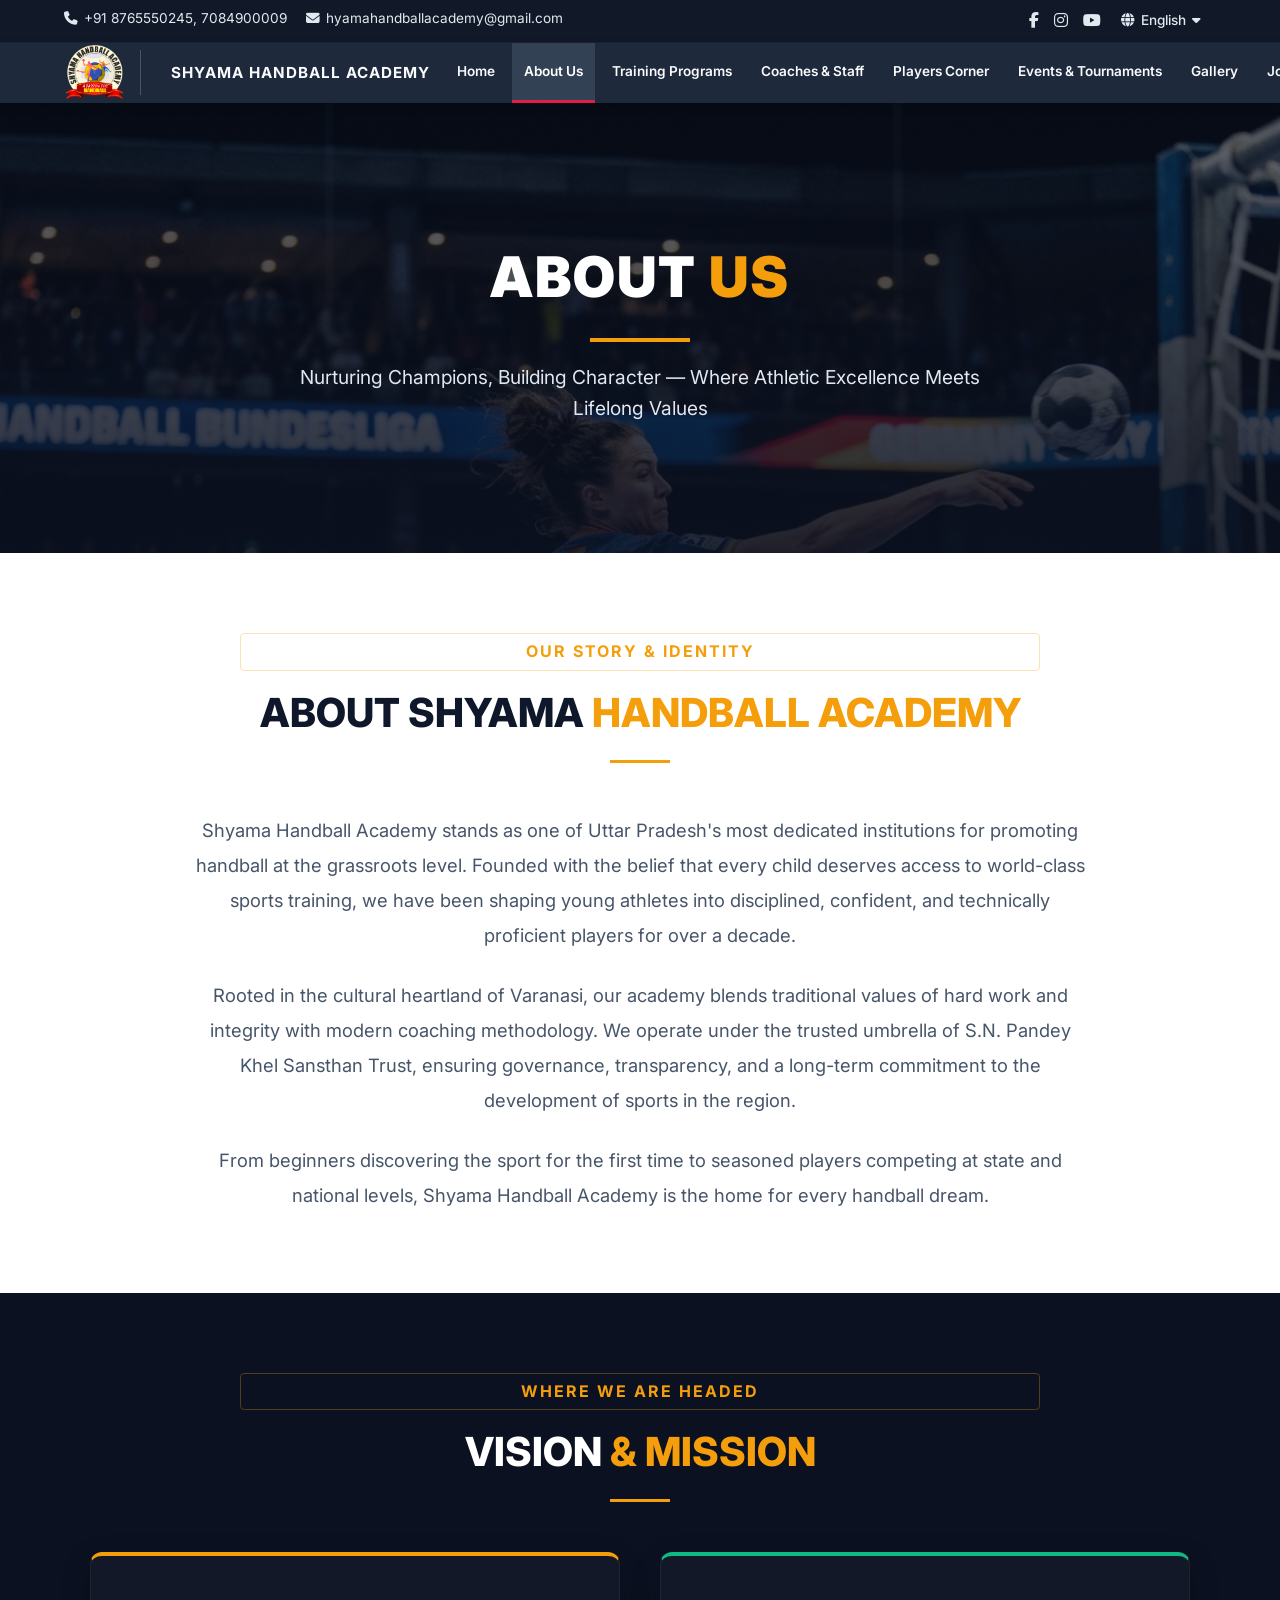
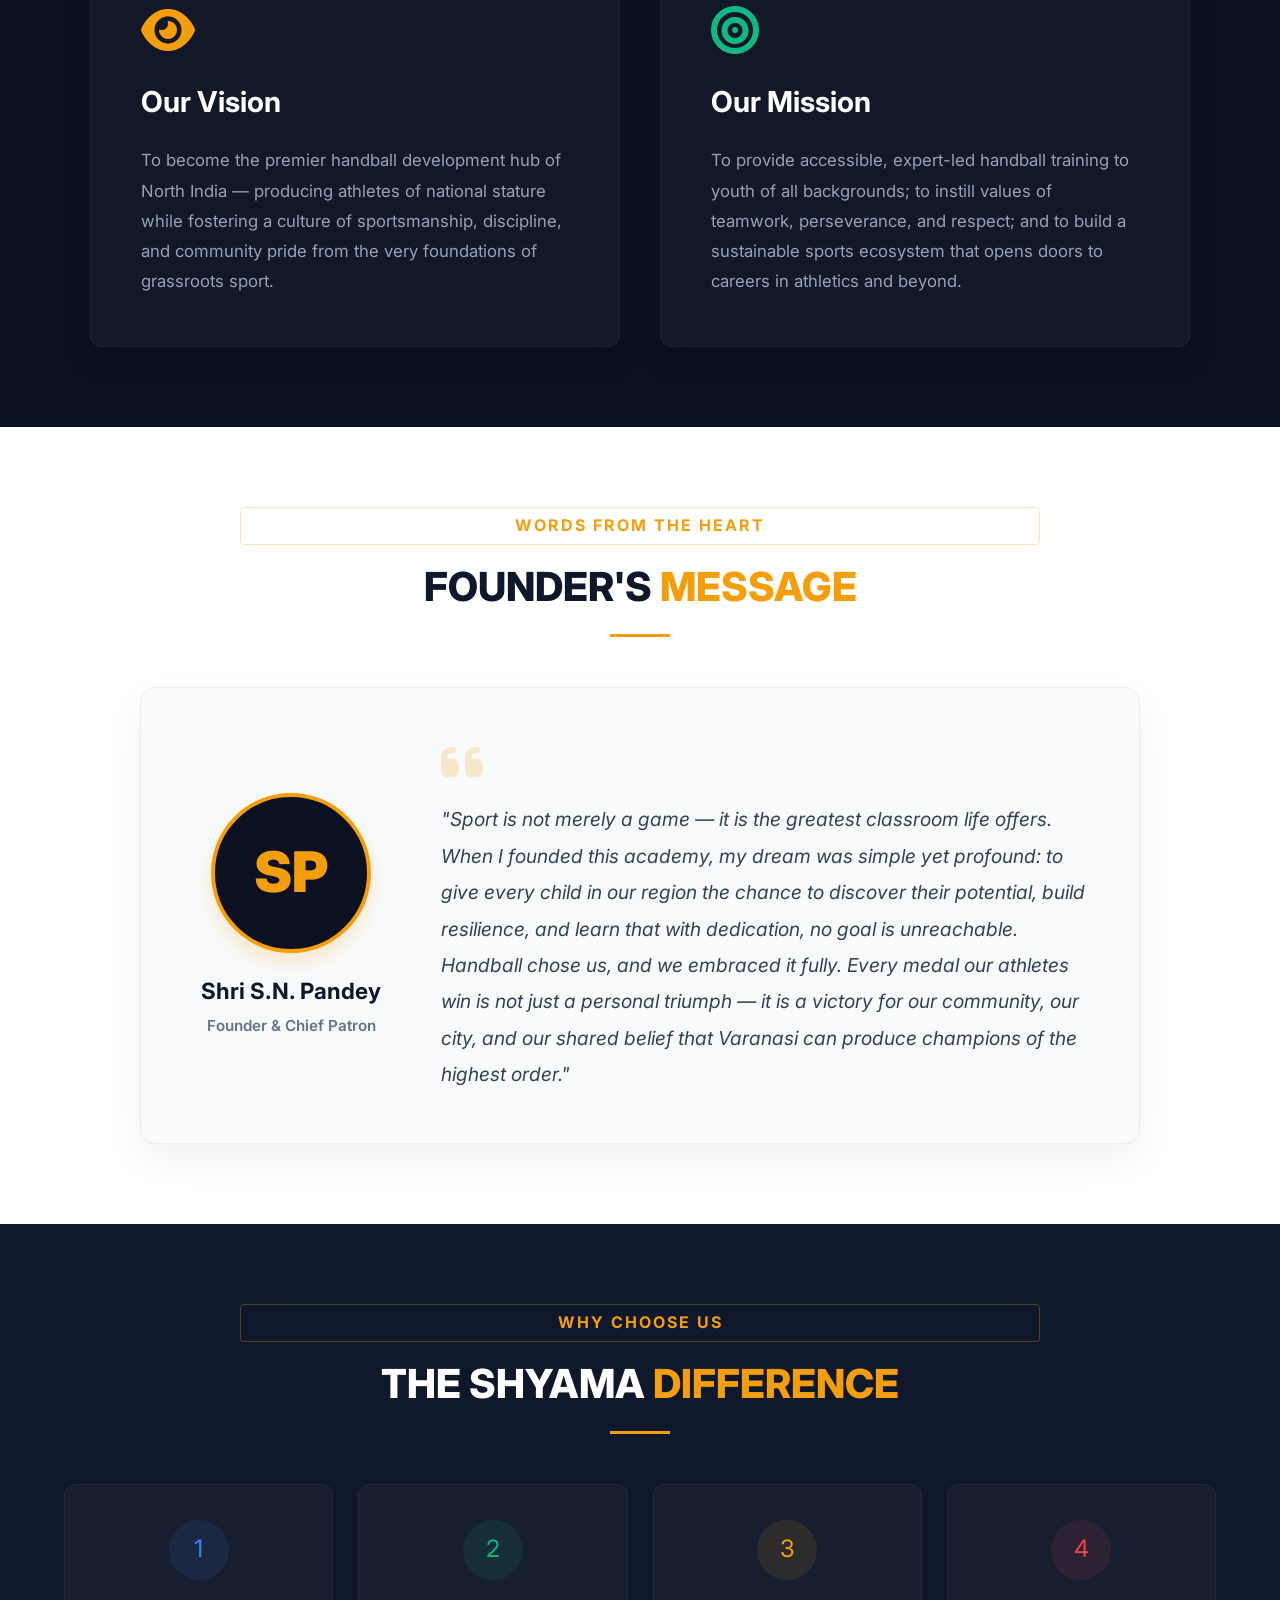
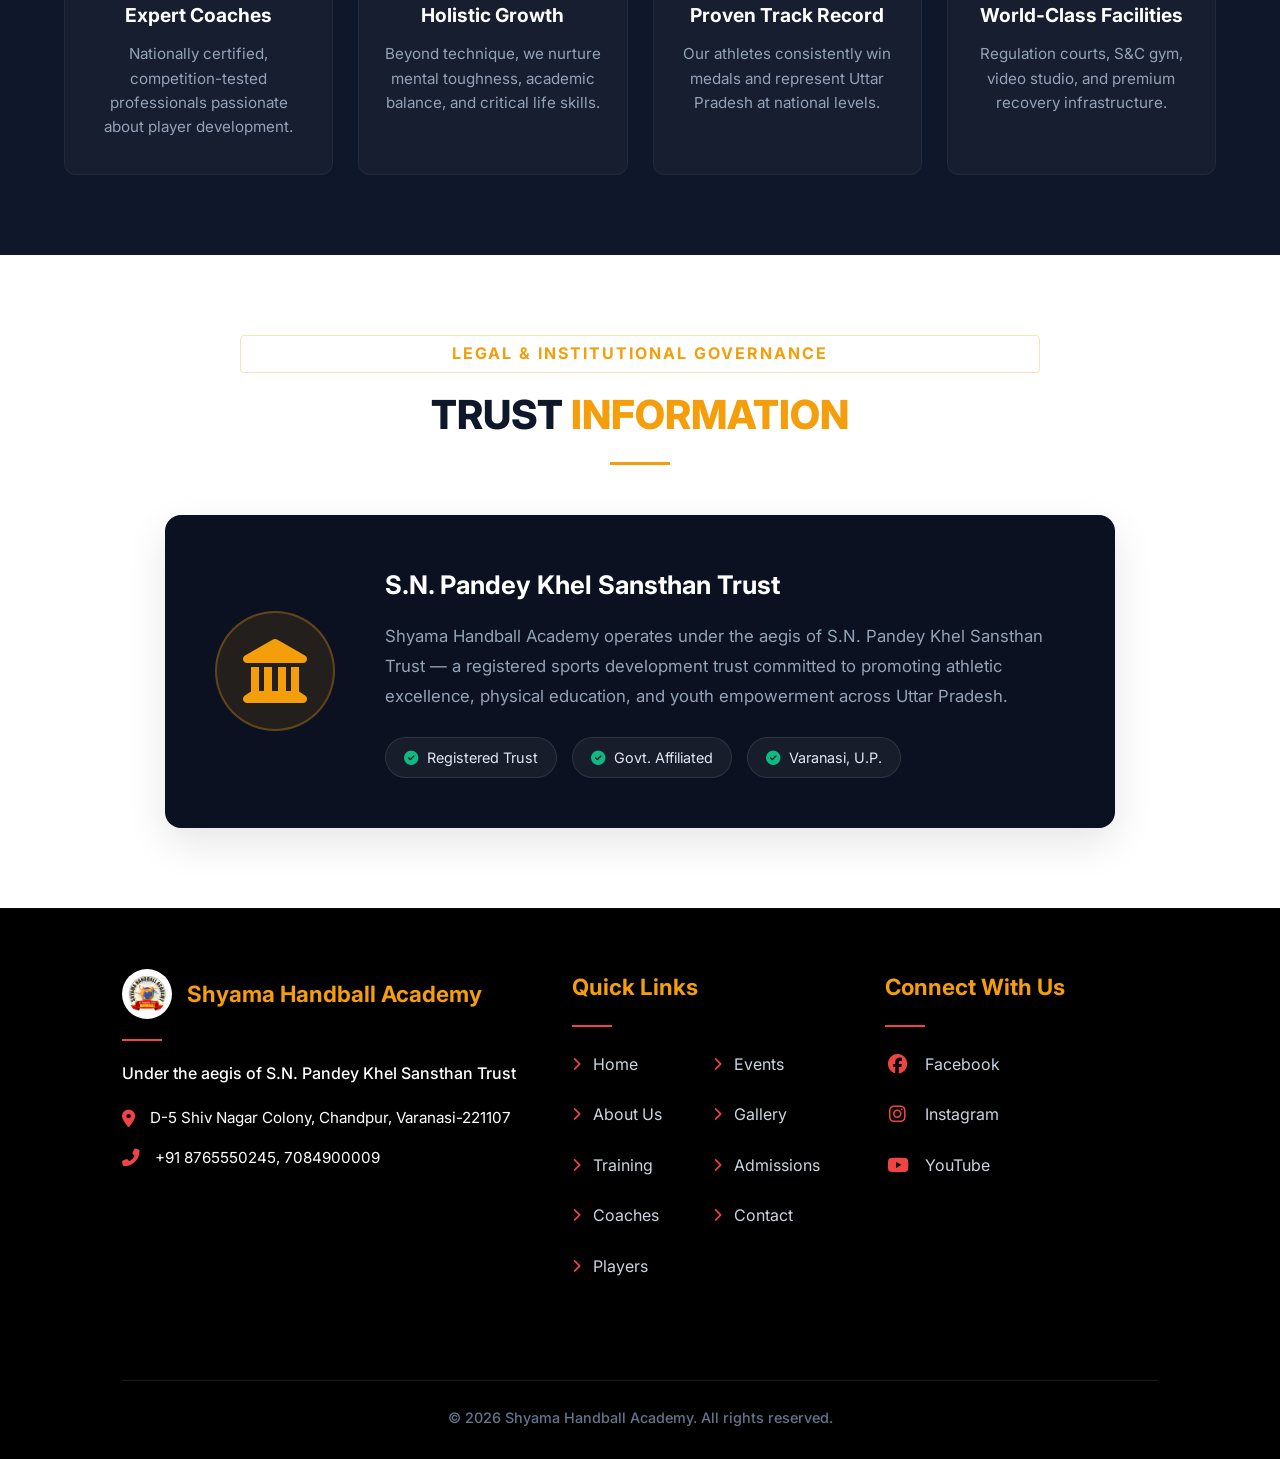
<file: about.html>
<!DOCTYPE html>
<html lang="en">
<head>
    <meta charset="UTF-8">
    <meta name="viewport" content="width=device-width, initial-scale=1.0">
    <title>Shyama Handball Academy | About Us</title>
    <meta name="description" content="Learn about Shyama Handball Academy, our vision, mission, and the legacy of S.N. Pandey Khel Sansthan Trust.">
    <link rel="stylesheet" href="css/style.css?v=5">
    <link rel="stylesheet" href="https://cdnjs.cloudflare.com/ajax/libs/font-awesome/6.4.0/css/all.min.css">
    <link rel="icon" type="image/x-icon" href="favicon.ico">
</head>
<body>
    <!-- Preloader -->
    <div id="preloader"><div class="spinner"></div></div>

    <!-- Top Bar -->
    <div class="top-bar">
        <div class="top-bar-left">
            <span><i class="fas fa-phone"></i> +91 8765550245, 7084900009</span>
            <span><i class="fas fa-envelope"></i> hyamahandballacademy@gmail.com</span>
        </div>
        <div class="top-bar-right">
            <a href="https://facebook.com" target="_blank"><i class="fab fa-facebook-f"></i></a>
            <a href="https://instagram.com" target="_blank"><i class="fab fa-instagram"></i></a>
            <a href="https://youtube.com" target="_blank"><i class="fab fa-youtube"></i></a>
            <span class="language-selector"><i class="fas fa-globe"></i> English <i class="fas fa-caret-down"></i></span>
        </div>
    </div>

    <!-- Navigation -->
    <nav class="navbar">
        <div class="nav-logos">
            <img src="Shyama Handball Academy.png" alt="Shyama Handball Academy Logo" class="logo-1">
            <div class="vertical-divider"></div>
            <span class="academy-name-text" style="color: #f8fafc; font-weight: 700; font-size: 0.95rem; text-transform: uppercase; letter-spacing: 1px; padding: 0 15px; white-space: nowrap; display: inline-block;">Shyama Handball Academy</span>
        </div>
        <ul class="nav-links">
            <li><a href="index.html">Home</a></li>
            <li><a href="about.html" class="active">About Us</a></li>
            <li><a href="training.html">Training Programs</a></li>
            <li><a href="coaches.html">Coaches & Staff</a></li>
            <li><a href="players.html">Players Corner</a></li>
            <li><a href="events.html">Events & Tournaments</a></li>
            <li><a href="gallery.html">Gallery</a></li>
            <li><a href="join.html">Join Academy</a></li>
            <li><a href="contact.html">Contact Us</a></li>
        </ul>
    </nav>

    <!-- Hero Banner -->
    <section class="hero-slider-section" style="height: 50vh; min-height: 400px; display: flex; align-items: center; justify-content: center; background: url('assets/Images/hero_handball.png') top center/cover no-repeat; position: relative;">
        <div style="position: absolute; top: 0; left: 0; width: 100%; height: 100%; background: linear-gradient(rgba(11, 17, 32, 0.6), rgba(11, 17, 32, 0.9));"></div>
        <div style="position: relative; z-index: 10; text-align: center; padding: 0 20px;">
            <h1 style="color: #fff; font-size: 3.5rem; font-weight: 900; margin-bottom: 15px; letter-spacing: 2px;">ABOUT <span class="gold-text">US</span></h1>
            <div style="width: 100px; height: 4px; background: #f59e0b; margin: 0 auto 20px;"></div>
            <p style="color: #e2e8f0; font-size: 1.2rem; max-width: 700px; margin: 0 auto; line-height: 1.6;">Nurturing Champions, Building Character &mdash; Where Athletic Excellence Meets Lifelong Values</p>
        </div>
    </section>

    <!-- SECTION 1: ABOUT THE ACADEMY -->
    <section class="light-section">
        <div class="center-header">
            <span class="gold-subtitle-center">OUR STORY & IDENTITY</span>
            <h2 class="section-title-center">ABOUT SHYAMA <span class="gold-text">HANDBALL ACADEMY</span></h2>
            <div class="title-divider-gold-center"></div>
        </div>
        <div style="max-width: 900px; margin: 0 auto; text-align: center; font-size: 1.15rem; line-height: 1.9; color: #475569;">
            <p style="margin-bottom: 25px;">Shyama Handball Academy stands as one of Uttar Pradesh's most dedicated institutions for promoting handball at the grassroots level. Founded with the belief that every child deserves access to world-class sports training, we have been shaping young athletes into disciplined, confident, and technically proficient players for over a decade.</p>
            <p style="margin-bottom: 25px;">Rooted in the cultural heartland of Varanasi, our academy blends traditional values of hard work and integrity with modern coaching methodology. We operate under the trusted umbrella of S.N. Pandey Khel Sansthan Trust, ensuring governance, transparency, and a long-term commitment to the development of sports in the region.</p>
            <p>From beginners discovering the sport for the first time to seasoned players competing at state and national levels, Shyama Handball Academy is the home for every handball dream.</p>
        </div>
    </section>

    <!-- SECTION 2: VISION & MISSION -->
    <section class="dark-section">
        <div class="center-header">
            <span class="gold-subtitle-center">WHERE WE ARE HEADED</span>
            <h2 class="section-title-center">VISION <span class="gold-text">& MISSION</span></h2>
            <div class="title-divider-gold-center"></div>
        </div>
        <div class="grid-2-col" style="max-width: 1100px; margin: 0 auto; gap: 40px;">
            <div style="background: rgba(255,255,255,0.03); padding: 50px; border-radius: 12px; border: 1px solid rgba(255,255,255,0.05); border-top: 4px solid #f59e0b; box-shadow: 0 10px 30px rgba(0,0,0,0.2);">
                <i class="fas fa-eye" style="font-size: 3rem; color: #f59e0b; margin-bottom: 25px;"></i>
                <h3 style="color: #fff; font-size: 1.8rem; margin-bottom: 20px;">Our Vision</h3>
                <p style="color: #94a3b8; line-height: 1.8; font-size: 1.05rem;">To become the premier handball development hub of North India &mdash; producing athletes of national stature while fostering a culture of sportsmanship, discipline, and community pride from the very foundations of grassroots sport.</p>
            </div>
            <div style="background: rgba(255,255,255,0.03); padding: 50px; border-radius: 12px; border: 1px solid rgba(255,255,255,0.05); border-top: 4px solid #10b981; box-shadow: 0 10px 30px rgba(0,0,0,0.2);">
                <i class="fas fa-bullseye" style="font-size: 3rem; color: #10b981; margin-bottom: 25px;"></i>
                <h3 style="color: #fff; font-size: 1.8rem; margin-bottom: 20px;">Our Mission</h3>
                <p style="color: #94a3b8; line-height: 1.8; font-size: 1.05rem;">To provide accessible, expert-led handball training to youth of all backgrounds; to instill values of teamwork, perseverance, and respect; and to build a sustainable sports ecosystem that opens doors to careers in athletics and beyond.</p>
            </div>
        </div>
    </section>

    <!-- SECTION 3: FOUNDER'S MESSAGE -->
    <section class="light-section">
        <div class="center-header">
            <span class="gold-subtitle-center">WORDS FROM THE HEART</span>
            <h2 class="section-title-center">FOUNDER'S <span class="gold-text">MESSAGE</span></h2>
            <div class="title-divider-gold-center"></div>
        </div>
        <div class="responsive-flex" style="max-width: 1000px; margin: 0 auto; align-items: center; background: #f8fafc; padding: 50px; border-radius: 16px; box-shadow: 0 15px 40px rgba(0,0,0,0.06); border: 1px solid rgba(0,0,0,0.05);">
            <div style="flex-shrink: 0; text-align: center; min-width: 200px;">
                <div style="width: 160px; height: 160px; border-radius: 50%; background: #0b1120; color: #f59e0b; display: flex; align-items: center; justify-content: center; font-size: 3.5rem; font-weight: 900; margin: 0 auto 20px; border: 4px solid #f59e0b; box-shadow: 0 10px 20px rgba(245,158,11,0.2);">SP</div>
                <h4 style="color: #0f172a; font-size: 1.4rem; margin: 0 0 5px 0;">Shri S.N. Pandey</h4>
                <p style="color: #64748b; font-size: 0.95rem; margin: 0; font-weight: 600;">Founder & Chief Patron</p>
            </div>
            <div style="flex-grow: 1;">
                <p style="font-style: italic; color: #334155; font-size: 1.2rem; line-height: 1.9; position: relative;">
                    <i class="fas fa-quote-left" style="color: #f59e0b; opacity: 0.2; font-size: 3rem; display: block; margin: 0 auto 15px;"></i>
                    "Sport is not merely a game &mdash; it is the greatest classroom life offers. When I founded this academy, my dream was simple yet profound: to give every child in our region the chance to discover their potential, build resilience, and learn that with dedication, no goal is unreachable. Handball chose us, and we embraced it fully. Every medal our athletes win is not just a personal triumph &mdash; it is a victory for our community, our city, and our shared belief that Varanasi can produce champions of the highest order."
                </p>
            </div>
        </div>
    </section>

    <!-- SECTION 4: INFRASTRUCTURE & WHY CHOOSE US -->
    <section class="dark-section-alt">
        <div class="center-header">
            <span class="gold-subtitle-center">WHY CHOOSE US</span>
            <h2 class="section-title-center">THE SHYAMA <span class="gold-text">DIFFERENCE</span></h2>
            <div class="title-divider-gold-center"></div>
        </div>
        <div class="grid-4" style="max-width: 1200px; margin: 0 auto; gap: 25px;">
            <div style="background: rgba(255,255,255,0.03); padding: 35px 25px; border-radius: 12px; border: 1px solid rgba(255,255,255,0.05); text-align: center; transition: transform 0.3s ease;">
                <div style="width: 60px; height: 60px; border-radius: 50%; background: rgba(59, 130, 246, 0.1); color: #3b82f6; display: flex; align-items: center; justify-content: center; font-size: 1.5rem; margin: 0 auto 20px;">1</div>
                <h4 style="color: #fff; margin-bottom: 12px; font-size: 1.2rem;">Expert Coaches</h4>
                <p style="color: #94a3b8; font-size: 0.95rem; line-height: 1.6;">Nationally certified, competition-tested professionals passionate about player development.</p>
            </div>
            <div style="background: rgba(255,255,255,0.03); padding: 35px 25px; border-radius: 12px; border: 1px solid rgba(255,255,255,0.05); text-align: center; transition: transform 0.3s ease;">
                <div style="width: 60px; height: 60px; border-radius: 50%; background: rgba(16, 185, 129, 0.1); color: #10b981; display: flex; align-items: center; justify-content: center; font-size: 1.5rem; margin: 0 auto 20px;">2</div>
                <h4 style="color: #fff; margin-bottom: 12px; font-size: 1.2rem;">Holistic Growth</h4>
                <p style="color: #94a3b8; font-size: 0.95rem; line-height: 1.6;">Beyond technique, we nurture mental toughness, academic balance, and critical life skills.</p>
            </div>
            <div style="background: rgba(255,255,255,0.03); padding: 35px 25px; border-radius: 12px; border: 1px solid rgba(255,255,255,0.05); text-align: center; transition: transform 0.3s ease;">
                <div style="width: 60px; height: 60px; border-radius: 50%; background: rgba(245, 158, 11, 0.1); color: #f59e0b; display: flex; align-items: center; justify-content: center; font-size: 1.5rem; margin: 0 auto 20px;">3</div>
                <h4 style="color: #fff; margin-bottom: 12px; font-size: 1.2rem;">Proven Track Record</h4>
                <p style="color: #94a3b8; font-size: 0.95rem; line-height: 1.6;">Our athletes consistently win medals and represent Uttar Pradesh at national levels.</p>
            </div>
            <div style="background: rgba(255,255,255,0.03); padding: 35px 25px; border-radius: 12px; border: 1px solid rgba(255,255,255,0.05); text-align: center; transition: transform 0.3s ease;">
                <div style="width: 60px; height: 60px; border-radius: 50%; background: rgba(239, 68, 68, 0.1); color: #ef4444; display: flex; align-items: center; justify-content: center; font-size: 1.5rem; margin: 0 auto 20px;">4</div>
                <h4 style="color: #fff; margin-bottom: 12px; font-size: 1.2rem;">World-Class Facilities</h4>
                <p style="color: #94a3b8; font-size: 0.95rem; line-height: 1.6;">Regulation courts, S&C gym, video studio, and premium recovery infrastructure.</p>
            </div>
        </div>
    </section>

    <!-- SECTION 5: TRUST INFORMATION -->
    <section class="light-section">
        <div class="center-header">
            <span class="gold-subtitle-center">LEGAL & INSTITUTIONAL GOVERNANCE</span>
            <h2 class="section-title-center">TRUST <span class="gold-text">INFORMATION</span></h2>
            <div class="title-divider-gold-center"></div>
        </div>
        <div class="responsive-flex" style="max-width: 950px; margin: 0 auto; background: #0b1120; padding: 50px; border-radius: 16px; align-items: center; box-shadow: 0 15px 40px rgba(0,0,0,0.1);">
            <div style="flex-shrink: 0; background: rgba(245,158,11,0.1); width: 120px; height: 120px; border-radius: 50%; display: flex; align-items: center; justify-content: center; border: 2px solid rgba(245,158,11,0.3);">
                <i class="fas fa-landmark" style="font-size: 4rem; color: #f59e0b;"></i>
            </div>
            <div>
                <h3 style="color: #fff; font-size: 1.6rem; margin-bottom: 15px;">S.N. Pandey Khel Sansthan Trust</h3>
                <p style="color: #94a3b8; line-height: 1.8; margin-bottom: 25px; font-size: 1.05rem;">Shyama Handball Academy operates under the aegis of S.N. Pandey Khel Sansthan Trust &mdash; a registered sports development trust committed to promoting athletic excellence, physical education, and youth empowerment across Uttar Pradesh.</p>
                <div style="display: flex; gap: 15px; flex-wrap: wrap;">
                    <span style="background: rgba(255,255,255,0.05); color: #e2e8f0; border: 1px solid rgba(255,255,255,0.1); padding: 8px 18px; border-radius: 30px; font-size: 0.9rem;"><i class="fas fa-check-circle" style="color: #10b981; margin-right: 5px;"></i> Registered Trust</span>
                    <span style="background: rgba(255,255,255,0.05); color: #e2e8f0; border: 1px solid rgba(255,255,255,0.1); padding: 8px 18px; border-radius: 30px; font-size: 0.9rem;"><i class="fas fa-check-circle" style="color: #10b981; margin-right: 5px;"></i> Govt. Affiliated</span>
                    <span style="background: rgba(255,255,255,0.05); color: #e2e8f0; border: 1px solid rgba(255,255,255,0.1); padding: 8px 18px; border-radius: 30px; font-size: 0.9rem;"><i class="fas fa-check-circle" style="color: #10b981; margin-right: 5px;"></i> Varanasi, U.P.</span>
                </div>
            </div>
        </div>
    </section>

    <!-- Footer -->
    <footer class="dark-footer-simple">
        <div class="footer-container">
            <div class="footer-column">
                <div style="display: flex; align-items: center; margin-bottom: 20px;">
                    <img src="assets/Logo/Shyama%20Handball%20Academy.png" alt="Shyama Handball Academy Logo" style="width: 50px; height: 50px; object-fit: contain; margin-right: 15px; border-radius: 50%; background: #fff; padding: 5px;">
                    <h3 class="footer-title" style="margin-bottom: 0;">Shyama Handball Academy</h3>
                </div>
                <div class="footer-divider"></div>
                <p class="footer-text">Under the aegis of S.N. Pandey Khel Sansthan Trust</p>
                <ul class="footer-contact-list">
                    <li><i class="fas fa-map-marker-alt"></i> D-5 Shiv Nagar Colony, Chandpur, Varanasi-221107</li>
                    <li><i class="fas fa-phone-alt"></i> +91 8765550245, 7084900009</li>
                </ul>
            </div>
            
            <div class="footer-column">
                <h3 class="footer-title">Quick Links</h3>
                <div class="footer-divider"></div>
                <div style="display: grid; grid-template-columns: 1fr 1fr; gap: 10px;">
                    <ul class="footer-links" style="margin-bottom:0;">
                        <li><a href="index.html"><i class="fas fa-chevron-right"></i> Home</a></li>
                        <li><a href="about.html"><i class="fas fa-chevron-right"></i> About Us</a></li>
                        <li><a href="training.html"><i class="fas fa-chevron-right"></i> Training</a></li>
                        <li><a href="coaches.html"><i class="fas fa-chevron-right"></i> Coaches</a></li>
                        <li><a href="players.html"><i class="fas fa-chevron-right"></i> Players</a></li>
                    </ul>
                    <ul class="footer-links" style="margin-bottom:0;">
                        <li><a href="events.html"><i class="fas fa-chevron-right"></i> Events</a></li>
                        <li><a href="gallery.html"><i class="fas fa-chevron-right"></i> Gallery</a></li>
                        <li><a href="join.html"><i class="fas fa-chevron-right"></i> Admissions</a></li>
                        <li><a href="contact.html"><i class="fas fa-chevron-right"></i> Contact</a></li>
                    </ul>
                </div>
            </div>
            
            <div class="footer-column">
                <h3 class="footer-title">Connect With Us</h3>
                <div class="footer-divider"></div>
                <ul class="footer-social-links">
                    <li><a href="https://facebook.com" target="_blank"><i class="fab fa-facebook"></i> Facebook</a></li>
                    <li><a href="https://instagram.com" target="_blank"><i class="fab fa-instagram"></i> Instagram</a></li>
                    <li><a href="https://youtube.com" target="_blank"><i class="fab fa-youtube"></i> YouTube</a></li>
                </ul>
            </div>
        </div>
        <div class="footer-bottom-simple">
            <p>&copy; 2026 Shyama Handball Academy. All rights reserved.</p>
        </div>
    </footer>

    <script src="js/main.js?v=5"></script>
</body>
</html>
</file>
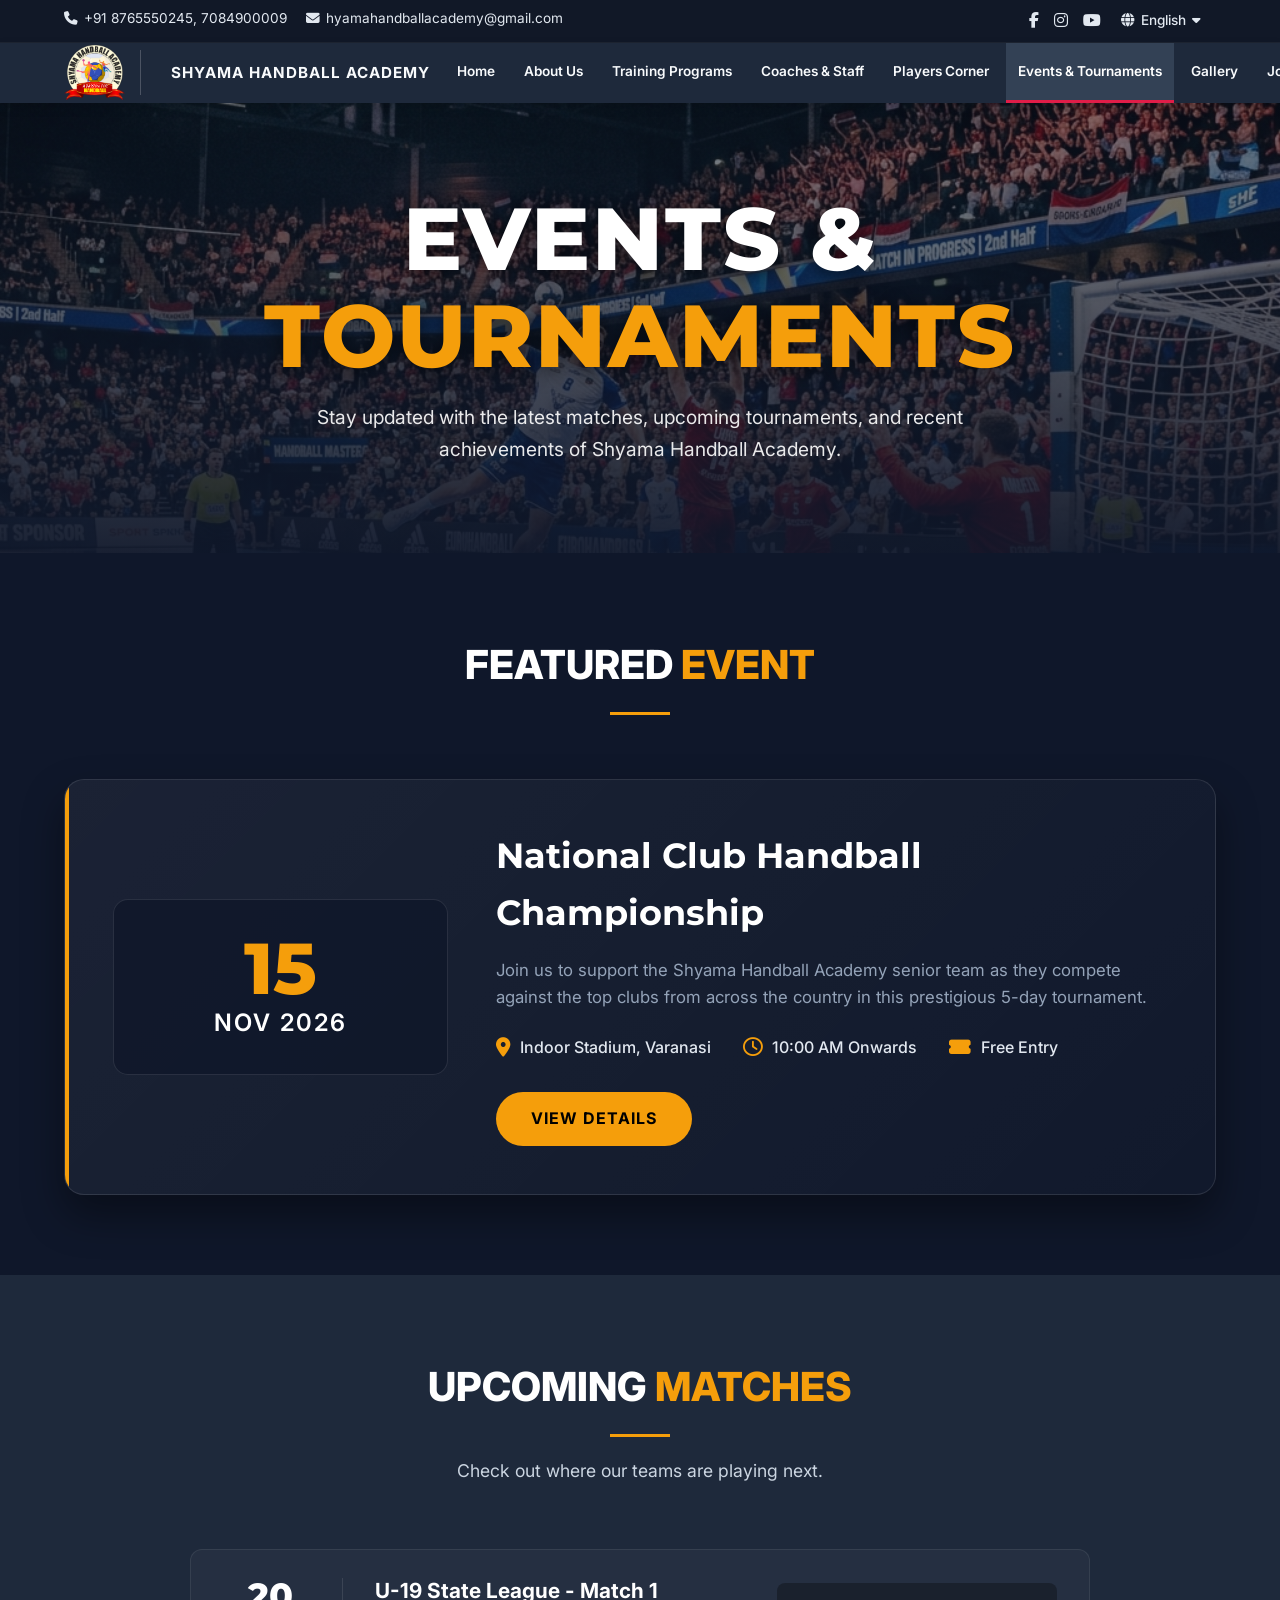
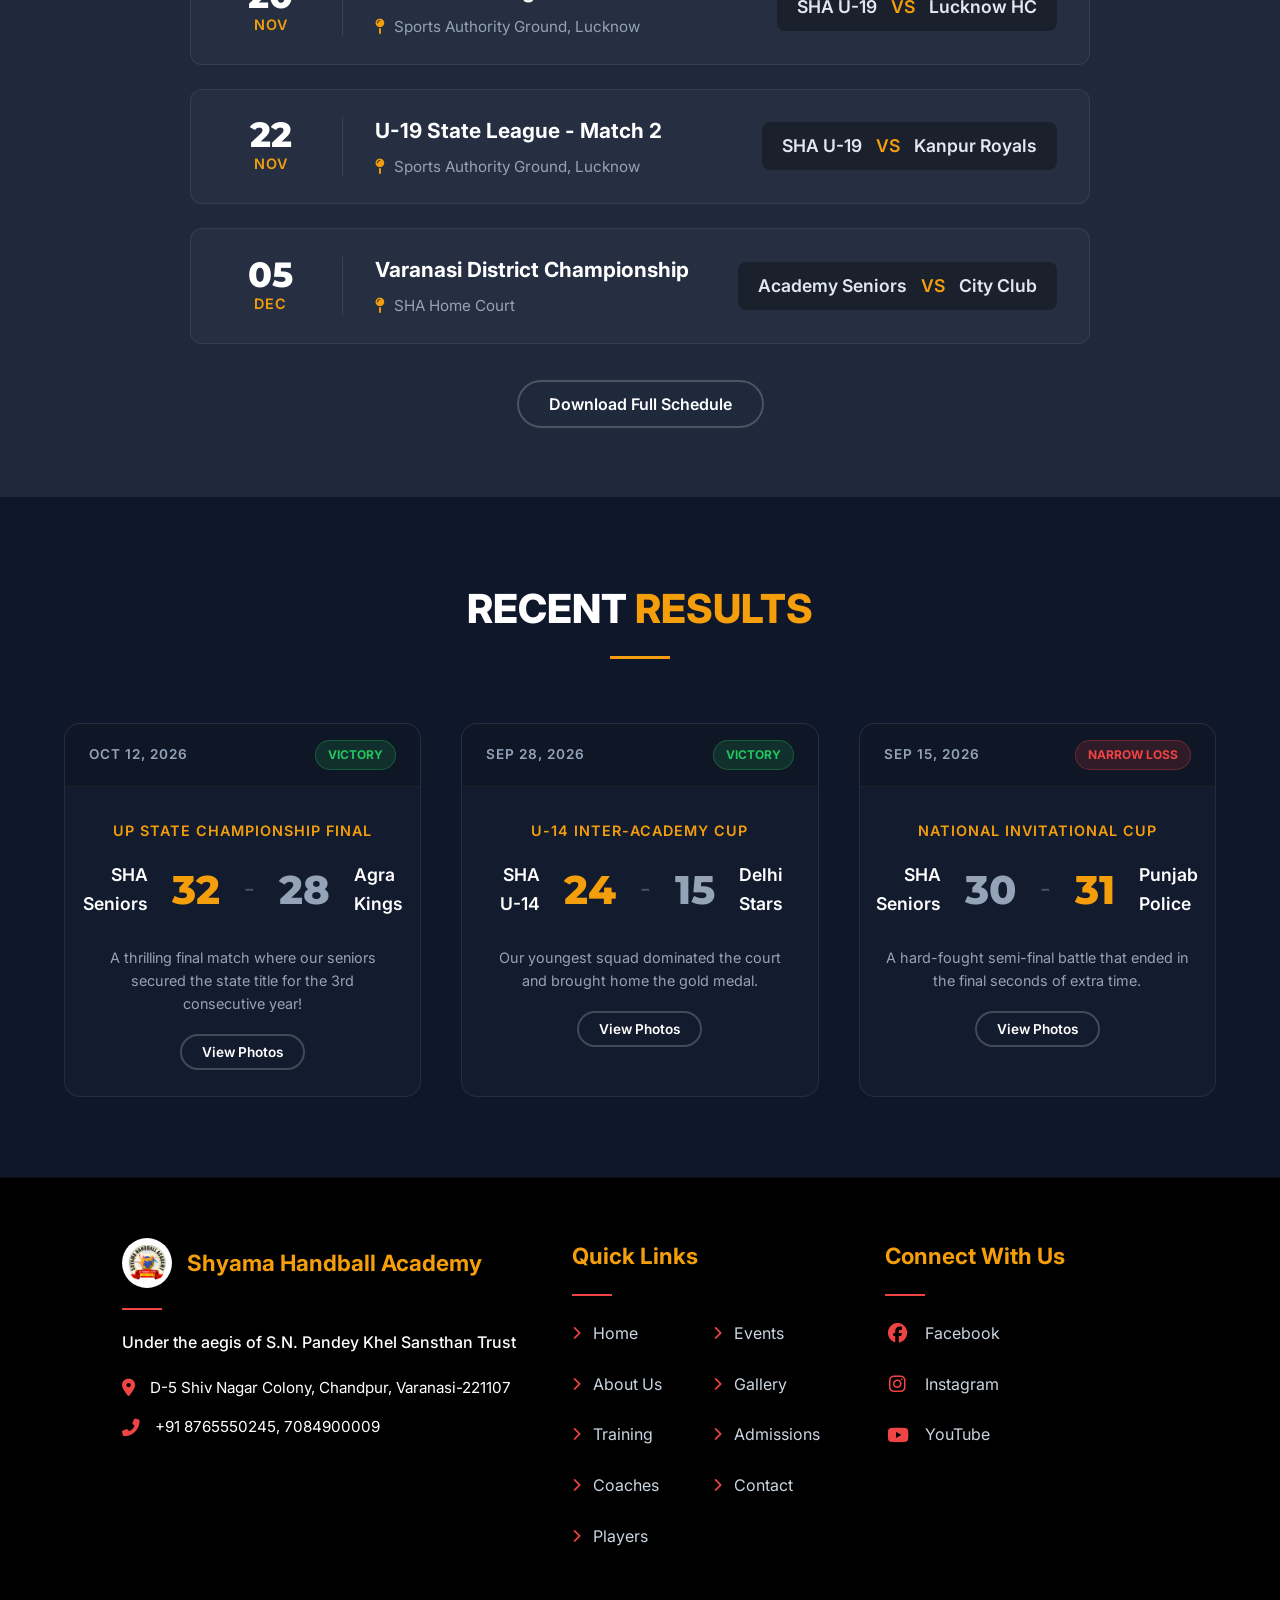
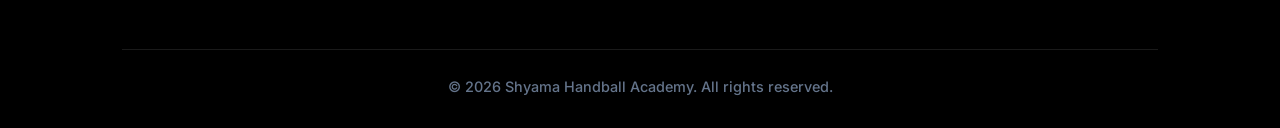
<file: events.html>
<!DOCTYPE html>
<html lang="en">
<head>

    <meta charset="UTF-8">
    <meta name="viewport" content="width=device-width, initial-scale=1.0">
    <title>Events & Tournaments — Shyama Handball Academy</title>
    <meta name="description" content="Welcome to Shyama Handball Academy, Varanasi. Join us for premium handball training, professional coaching, and state-of-the-art facilities.">
    <link rel="stylesheet" href="css/style.css?v=5">
    <link rel="stylesheet" href="https://cdnjs.cloudflare.com/ajax/libs/font-awesome/6.4.0/css/all.min.css">
    <link rel="icon" type="image/x-icon" href="favicon.ico">

<style>
/* Custom styles for Events Page */
.events-hero {
    background: url('assets/Images/events_hero.png') no-repeat center center/cover;
    position: relative;
    height: 50vh;
    min-height: 400px;
    display: flex;
    align-items: center;
    justify-content: center;
    text-align: center;
    padding: 0 20px;
}
.events-hero::before {
    content: '';
    position: absolute;
    inset: 0;
    background: linear-gradient(rgba(15, 23, 42, 0.5), rgba(15, 23, 42, 0.95));
}
.eh-content {
    position: relative;
    z-index: 2;
    color: var(--white);
    padding: 0 20px;
}
.eh-title {
    font-size: clamp(3rem, 7vw, 5.5rem);
    font-family: 'Montserrat', sans-serif;
    font-weight: 800;
    letter-spacing: 2px;
    text-shadow: 0 4px 20px rgba(0,0,0,0.6);
    margin-bottom: 1rem;
    line-height: 1.1;
}
.eh-title span { color: var(--accent-color); }
.eh-desc {
    max-width: 700px;
    margin: 0 auto;
    color: rgba(255,255,255,0.9);
    line-height: 1.7;
    font-size: 1.2rem;
}

/* Sections */
.ev-section {
    padding: 5rem 5%;
    background: var(--primary-color);
    color: var(--white);
}
.ev-section.alt {
    background: #1e293b;
}

/* Featured Event */
.featured-event-card {
    background: linear-gradient(135deg, rgba(255,255,255,0.05), rgba(255,255,255,0.01));
    border: 1px solid rgba(255,255,255,0.1);
    border-radius: 20px;
    padding: 3rem;
    display: grid;
    grid-template-columns: 1fr 2fr;
    gap: 3rem;
    align-items: center;
    box-shadow: 0 20px 40px rgba(0,0,0,0.4);
    position: relative;
    overflow: hidden;
}
.featured-event-card::before {
    content: '';
    position: absolute;
    top: 0; left: 0; width: 4px; height: 100%;
    background: var(--accent-color);
}
@media(max-width: 900px) {
    .featured-event-card { grid-template-columns: 1fr; padding: 2rem; gap: 2rem; text-align: center; }
    .featured-event-card::before { width: 100%; height: 4px; }
}
.fe-date-block {
    background: rgba(15, 23, 42, 0.8);
    border: 1px solid rgba(255,255,255,0.1);
    padding: 2rem;
    border-radius: 15px;
    text-align: center;
}
.fe-date-block .day {
    font-size: 4.5rem;
    font-weight: 800;
    color: var(--accent-color);
    line-height: 1;
    font-family: 'Montserrat', sans-serif;
}
.fe-date-block .month {
    font-size: 1.5rem;
    font-weight: 600;
    color: #fff;
    text-transform: uppercase;
    letter-spacing: 2px;
}
.fe-info h3 {
    font-size: 2.2rem;
    font-family: 'Montserrat', sans-serif;
    color: #fff;
    margin-bottom: 1rem;
}
.fe-info p {
    color: #94a3b8;
    font-size: 1.05rem;
    margin-bottom: 1.5rem;
    line-height: 1.6;
}
.fe-meta {
    display: flex;
    gap: 2rem;
    margin-bottom: 2rem;
    flex-wrap: wrap;
}
@media(max-width: 900px) {
    .fe-meta { justify-content: center; }
}
.fe-meta-item {
    display: flex;
    align-items: center;
    gap: 10px;
    color: #e2e8f0;
    font-weight: 500;
}
.fe-meta-item i { color: var(--accent-color); font-size: 1.2rem; }

/* Schedule List */
.schedule-list {
    display: flex;
    flex-direction: column;
    gap: 1.5rem;
    max-width: 900px;
    margin: 0 auto;
}
.schedule-row {
    display: grid;
    grid-template-columns: 120px 1fr auto;
    background: rgba(255,255,255,0.03);
    border: 1px solid rgba(255,255,255,0.08);
    border-radius: 12px;
    padding: 1.5rem 2rem;
    align-items: center;
    gap: 2rem;
    transition: transform 0.3s ease, border-color 0.3s ease;
}
.schedule-row:hover {
    transform: translateX(10px);
    border-color: var(--accent-color);
    background: rgba(255,255,255,0.05);
}
@media(max-width: 768px) {
    .schedule-row { grid-template-columns: 1fr; text-align: center; gap: 1rem; }
}
.sr-date {
    text-align: center;
    border-right: 1px solid rgba(255,255,255,0.1);
    padding-right: 1.5rem;
}
@media(max-width: 768px) {
    .sr-date { border-right: none; padding-right: 0; border-bottom: 1px solid rgba(255,255,255,0.1); padding-bottom: 1rem; }
}
.sr-date .day { font-size: 2.2rem; font-weight: 800; color: var(--white); font-family: 'Montserrat', sans-serif; line-height: 1; }
.sr-date .month { font-size: 0.9rem; color: var(--accent-color); text-transform: uppercase; font-weight: 600; letter-spacing: 1px; }
.sr-info h4 { font-size: 1.3rem; color: #fff; margin-bottom: 0.5rem; }
.sr-info p { color: #94a3b8; font-size: 0.95rem; }
.sr-teams {
    font-size: 1.1rem;
    font-weight: 600;
    color: #e2e8f0;
    background: rgba(0,0,0,0.3);
    padding: 10px 20px;
    border-radius: 8px;
}

/* Results Grid */
.results-grid {
    display: grid;
    grid-template-columns: repeat(auto-fit, minmax(320px, 1fr));
    gap: 2.5rem;
}
.result-card {
    background: rgba(255,255,255,0.02);
    border: 1px solid rgba(255,255,255,0.08);
    border-radius: 16px;
    overflow: hidden;
    transition: transform 0.3s ease;
}
.result-card:hover {
    transform: translateY(-8px);
    border-color: var(--accent-color);
}
.rc-header {
    background: rgba(0,0,0,0.2);
    padding: 1rem 1.5rem;
    display: flex;
    justify-content: space-between;
    align-items: center;
    border-bottom: 1px solid rgba(255,255,255,0.05);
}
.rc-date { font-size: 0.85rem; color: #94a3b8; font-weight: 600; text-transform: uppercase; letter-spacing: 1px; }
.rc-badge { background: rgba(34,197,94,0.15); color: #22C55E; padding: 4px 12px; border-radius: 50px; font-size: 0.75rem; font-weight: 700; border: 1px solid rgba(34,197,94,0.3); }
.rc-badge.loss { background: rgba(239,68,68,0.15); color: #ef4444; border-color: rgba(239,68,68,0.3); }
.rc-body {
    padding: 2rem 1.5rem;
    text-align: center;
}
.rc-tournament { font-size: 0.9rem; color: var(--accent-color); text-transform: uppercase; letter-spacing: 1px; margin-bottom: 1rem; font-weight: 600; }
.rc-score {
    display: flex;
    align-items: center;
    justify-content: center;
    gap: 1.5rem;
    margin-bottom: 1.5rem;
}
.rc-team { font-size: 1.1rem; font-weight: 600; color: #fff; width: 100px; }
.rc-points { font-size: 2.5rem; font-weight: 800; font-family: 'Montserrat', sans-serif; }
.rc-points.win { color: var(--accent-color); }
.rc-points.lose { color: #94a3b8; }
.rc-divider { font-size: 1.5rem; color: #475569; }

.btn-solid-gold {
    background: var(--accent-color);
    color: #000;
    padding: 14px 35px;
    border-radius: 50px;
    font-weight: 700;
    text-transform: uppercase;
    letter-spacing: 1px;
    border: none;
    cursor: pointer;
    text-decoration: none;
    display: inline-block;
    transition: all 0.3s ease;
}
.btn-solid-gold:hover {
    background: #d97706;
    box-shadow: 0 10px 20px rgba(245, 158, 11, 0.3);
    transform: translateY(-2px);
}
.btn-outline {
    background: transparent;
    border: 2px solid rgba(255,255,255,0.2);
    color: #fff;
    padding: 12px 30px;
    border-radius: 50px;
    font-weight: 600;
    text-decoration: none;
    transition: all 0.3s ease;
}
.btn-outline:hover {
    border-color: var(--accent-color);
    color: var(--accent-color);
}
</style>
</head>
<body>
<!-- Top Bar -->
    <div class="top-bar">
        <div class="top-bar-left">
            <span><i class="fas fa-phone"></i> +91 8765550245, 7084900009</span>
            <span><i class="fas fa-envelope"></i> hyamahandballacademy@gmail.com</span>
        </div>
        <div class="top-bar-right">
            <a href="https://facebook.com" target="_blank"><i class="fab fa-facebook-f"></i></a>
            <a href="https://instagram.com" target="_blank"><i class="fab fa-instagram"></i></a>
            <a href="https://youtube.com" target="_blank"><i class="fab fa-youtube"></i></a>
            <span class="language-selector"><i class="fas fa-globe"></i> English <i class="fas fa-caret-down"></i></span>
        </div>
    </div>

    <!-- Navigation -->
    <nav class="navbar">
        <div class="nav-logos">
            <img src="Shyama Handball Academy.png" alt="Shyama Handball Academy Logo" class="logo-1">
            <div class="vertical-divider"></div>
            <span class="academy-name-text" style="color: #f8fafc; font-weight: 700; font-size: 0.95rem; text-transform: uppercase; letter-spacing: 1px; padding: 0 15px; white-space: nowrap; display: inline-block;">Shyama Handball Academy</span>
        </div>
        <ul class="nav-links">
            <li><a href="index.html" >Home</a></li>
            <li><a href="about.html">About Us</a></li>
            <li><a href="training.html">Training Programs</a></li>
            <li><a href="coaches.html">Coaches & Staff</a></li>
            <li><a href="players.html">Players Corner</a></li>
            <li><a href="events.html" class="active">Events & Tournaments</a></li>
            <li><a href="gallery.html">Gallery</a></li>
            <li><a href="join.html">Join Academy</a></li>
            <li><a href="contact.html">Contact Us</a></li>
        </ul>
    </nav>

<header class="events-hero">
    <div class="eh-content">
        <h1 class="eh-title">EVENTS & <span>TOURNAMENTS</span></h1>
        <p class="eh-desc">Stay updated with the latest matches, upcoming tournaments, and recent achievements of Shyama Handball Academy.</p>
    </div>
</header>

<!-- Featured Upcoming Event -->
<section class="ev-section">
    <div class="center-header" style="margin-bottom: 4rem;">
        <h2 class="section-title-center">FEATURED <span class="gold-text">EVENT</span></h2>
        <div class="title-divider-gold-center"></div>
    </div>
    
    <div class="featured-event-card">
        <div class="fe-date-block">
            <div class="day">15</div>
            <div class="month">NOV 2026</div>
        </div>
        <div class="fe-info">
            <h3>National Club Handball Championship</h3>
            <p>Join us to support the Shyama Handball Academy senior team as they compete against the top clubs from across the country in this prestigious 5-day tournament.</p>
            <div class="fe-meta">
                <div class="fe-meta-item"><i class="fas fa-map-marker-alt"></i> Indoor Stadium, Varanasi</div>
                <div class="fe-meta-item"><i class="far fa-clock"></i> 10:00 AM Onwards</div>
                <div class="fe-meta-item"><i class="fas fa-ticket-alt"></i> Free Entry</div>
            </div>
            <a href="#" class="btn-solid-gold">View Details</a>
        </div>
    </div>
</section>

<!-- Match Schedule -->
<section class="ev-section alt">
    <div class="center-header" style="margin-bottom: 4rem;">
        <h2 class="section-title-center">UPCOMING <span class="gold-text">MATCHES</span></h2>
        <div class="title-divider-gold-center"></div>
        <p style="text-align: center; color: #cbd5e1; font-size: 1.1rem;">Check out where our teams are playing next.</p>
    </div>
    
    <div class="schedule-list">
        <div class="schedule-row">
            <div class="sr-date">
                <div class="day">20</div>
                <div class="month">NOV</div>
            </div>
            <div class="sr-info">
                <h4>U-19 State League - Match 1</h4>
                <p><i class="fas fa-map-pin" style="color:var(--accent-color); margin-right:5px;"></i> Sports Authority Ground, Lucknow</p>
            </div>
            <div class="sr-teams">
                SHA U-19 <span style="color:var(--accent-color); margin:0 10px;">VS</span> Lucknow HC
            </div>
        </div>
        
        <div class="schedule-row">
            <div class="sr-date">
                <div class="day">22</div>
                <div class="month">NOV</div>
            </div>
            <div class="sr-info">
                <h4>U-19 State League - Match 2</h4>
                <p><i class="fas fa-map-pin" style="color:var(--accent-color); margin-right:5px;"></i> Sports Authority Ground, Lucknow</p>
            </div>
            <div class="sr-teams">
                SHA U-19 <span style="color:var(--accent-color); margin:0 10px;">VS</span> Kanpur Royals
            </div>
        </div>
        
        <div class="schedule-row">
            <div class="sr-date">
                <div class="day">05</div>
                <div class="month">DEC</div>
            </div>
            <div class="sr-info">
                <h4>Varanasi District Championship</h4>
                <p><i class="fas fa-map-pin" style="color:var(--accent-color); margin-right:5px;"></i> SHA Home Court</p>
            </div>
            <div class="sr-teams">
                Academy Seniors <span style="color:var(--accent-color); margin:0 10px;">VS</span> City Club
            </div>
        </div>
    </div>
    <div style="text-align: center; margin-top: 3rem;">
        <a href="#" class="btn-outline">Download Full Schedule</a>
    </div>
</section>

<!-- Recent Results -->
<section class="ev-section">
    <div class="center-header" style="margin-bottom: 4rem;">
        <h2 class="section-title-center">RECENT <span class="gold-text">RESULTS</span></h2>
        <div class="title-divider-gold-center"></div>
    </div>
    
    <div class="results-grid">
        <div class="result-card">
            <div class="rc-header">
                <span class="rc-date">Oct 12, 2026</span>
                <span class="rc-badge">VICTORY</span>
            </div>
            <div class="rc-body">
                <div class="rc-tournament">UP State Championship Final</div>
                <div class="rc-score">
                    <div class="rc-team" style="text-align: right;">SHA Seniors</div>
                    <div class="rc-points win">32</div>
                    <div class="rc-divider">-</div>
                    <div class="rc-points lose">28</div>
                    <div class="rc-team" style="text-align: left;">Agra Kings</div>
                </div>
                <p style="color: #94a3b8; font-size: 0.9rem; margin-bottom: 1.5rem;">A thrilling final match where our seniors secured the state title for the 3rd consecutive year!</p>
                <a href="gallery.html" class="btn-outline" style="padding: 8px 20px; font-size: 0.85rem;">View Photos</a>
            </div>
        </div>
        
        <div class="result-card">
            <div class="rc-header">
                <span class="rc-date">Sep 28, 2026</span>
                <span class="rc-badge">VICTORY</span>
            </div>
            <div class="rc-body">
                <div class="rc-tournament">U-14 Inter-Academy Cup</div>
                <div class="rc-score">
                    <div class="rc-team" style="text-align: right;">SHA U-14</div>
                    <div class="rc-points win">24</div>
                    <div class="rc-divider">-</div>
                    <div class="rc-points lose">15</div>
                    <div class="rc-team" style="text-align: left;">Delhi Stars</div>
                </div>
                <p style="color: #94a3b8; font-size: 0.9rem; margin-bottom: 1.5rem;">Our youngest squad dominated the court and brought home the gold medal.</p>
                <a href="gallery.html" class="btn-outline" style="padding: 8px 20px; font-size: 0.85rem;">View Photos</a>
            </div>
        </div>
        
        <div class="result-card">
            <div class="rc-header">
                <span class="rc-date">Sep 15, 2026</span>
                <span class="rc-badge loss">NARROW LOSS</span>
            </div>
            <div class="rc-body">
                <div class="rc-tournament">National Invitational Cup</div>
                <div class="rc-score">
                    <div class="rc-team" style="text-align: right;">SHA Seniors</div>
                    <div class="rc-points lose">30</div>
                    <div class="rc-divider">-</div>
                    <div class="rc-points win">31</div>
                    <div class="rc-team" style="text-align: left;">Punjab Police</div>
                </div>
                <p style="color: #94a3b8; font-size: 0.9rem; margin-bottom: 1.5rem;">A hard-fought semi-final battle that ended in the final seconds of extra time.</p>
                <a href="gallery.html" class="btn-outline" style="padding: 8px 20px; font-size: 0.85rem;">View Photos</a>
            </div>
        </div>
    </div>
</section>

<!-- Footer -->
    <footer class="dark-footer-simple">
        <div class="footer-container">
            <div class="footer-column">
                <div style="display: flex; align-items: center; margin-bottom: 20px;">
                    <img src="assets/Logo/Shyama%20Handball%20Academy.png" alt="Shyama Handball Academy Logo" style="width: 50px; height: 50px; object-fit: contain; margin-right: 15px; border-radius: 50%; background: #fff; padding: 5px;">
                    <h3 class="footer-title" style="margin-bottom: 0;">Shyama Handball Academy</h3>
                </div>
                <div class="footer-divider"></div>
                <p class="footer-text">Under the aegis of S.N. Pandey Khel Sansthan Trust</p>
                <ul class="footer-contact-list">
                    <li><i class="fas fa-map-marker-alt"></i> D-5 Shiv Nagar Colony, Chandpur, Varanasi-221107</li>
                    <li><i class="fas fa-phone-alt"></i> +91 8765550245, 7084900009</li>
                </ul>
            </div>
            
            <div class="footer-column">
                <h3 class="footer-title">Quick Links</h3>
                <div class="footer-divider"></div>
                <div style="display: grid; grid-template-columns: 1fr 1fr; gap: 10px;">
                    <ul class="footer-links" style="margin-bottom:0;">
                        <li><a href="index.html"><i class="fas fa-chevron-right"></i> Home</a></li>
                        <li><a href="about.html"><i class="fas fa-chevron-right"></i> About Us</a></li>
                        <li><a href="training.html"><i class="fas fa-chevron-right"></i> Training</a></li>
                        <li><a href="coaches.html"><i class="fas fa-chevron-right"></i> Coaches</a></li>
                        <li><a href="players.html"><i class="fas fa-chevron-right"></i> Players</a></li>
                    </ul>
                    <ul class="footer-links" style="margin-bottom:0;">
                        <li><a href="events.html"><i class="fas fa-chevron-right"></i> Events</a></li>
                        <li><a href="gallery.html"><i class="fas fa-chevron-right"></i> Gallery</a></li>
                        <li><a href="join.html"><i class="fas fa-chevron-right"></i> Admissions</a></li>
                        <li><a href="contact.html"><i class="fas fa-chevron-right"></i> Contact</a></li>
                    </ul>
                </div>
            </div>
            
            <div class="footer-column">
                <h3 class="footer-title">Connect With Us</h3>
                <div class="footer-divider"></div>
                <ul class="footer-social-links">
                    <li><a href="https://facebook.com" target="_blank"><i class="fab fa-facebook"></i> Facebook</a></li>
                    <li><a href="https://instagram.com" target="_blank"><i class="fab fa-instagram"></i> Instagram</a></li>
                    <li><a href="https://youtube.com" target="_blank"><i class="fab fa-youtube"></i> YouTube</a></li>
                </ul>
            </div>
        </div>
        <div class="footer-bottom-simple">
            <p>&copy; 2026 Shyama Handball Academy. All rights reserved.</p>
        </div>
    </footer>

    <script src="js/main.js?v=5"></script>
</body>
</html>
</file>
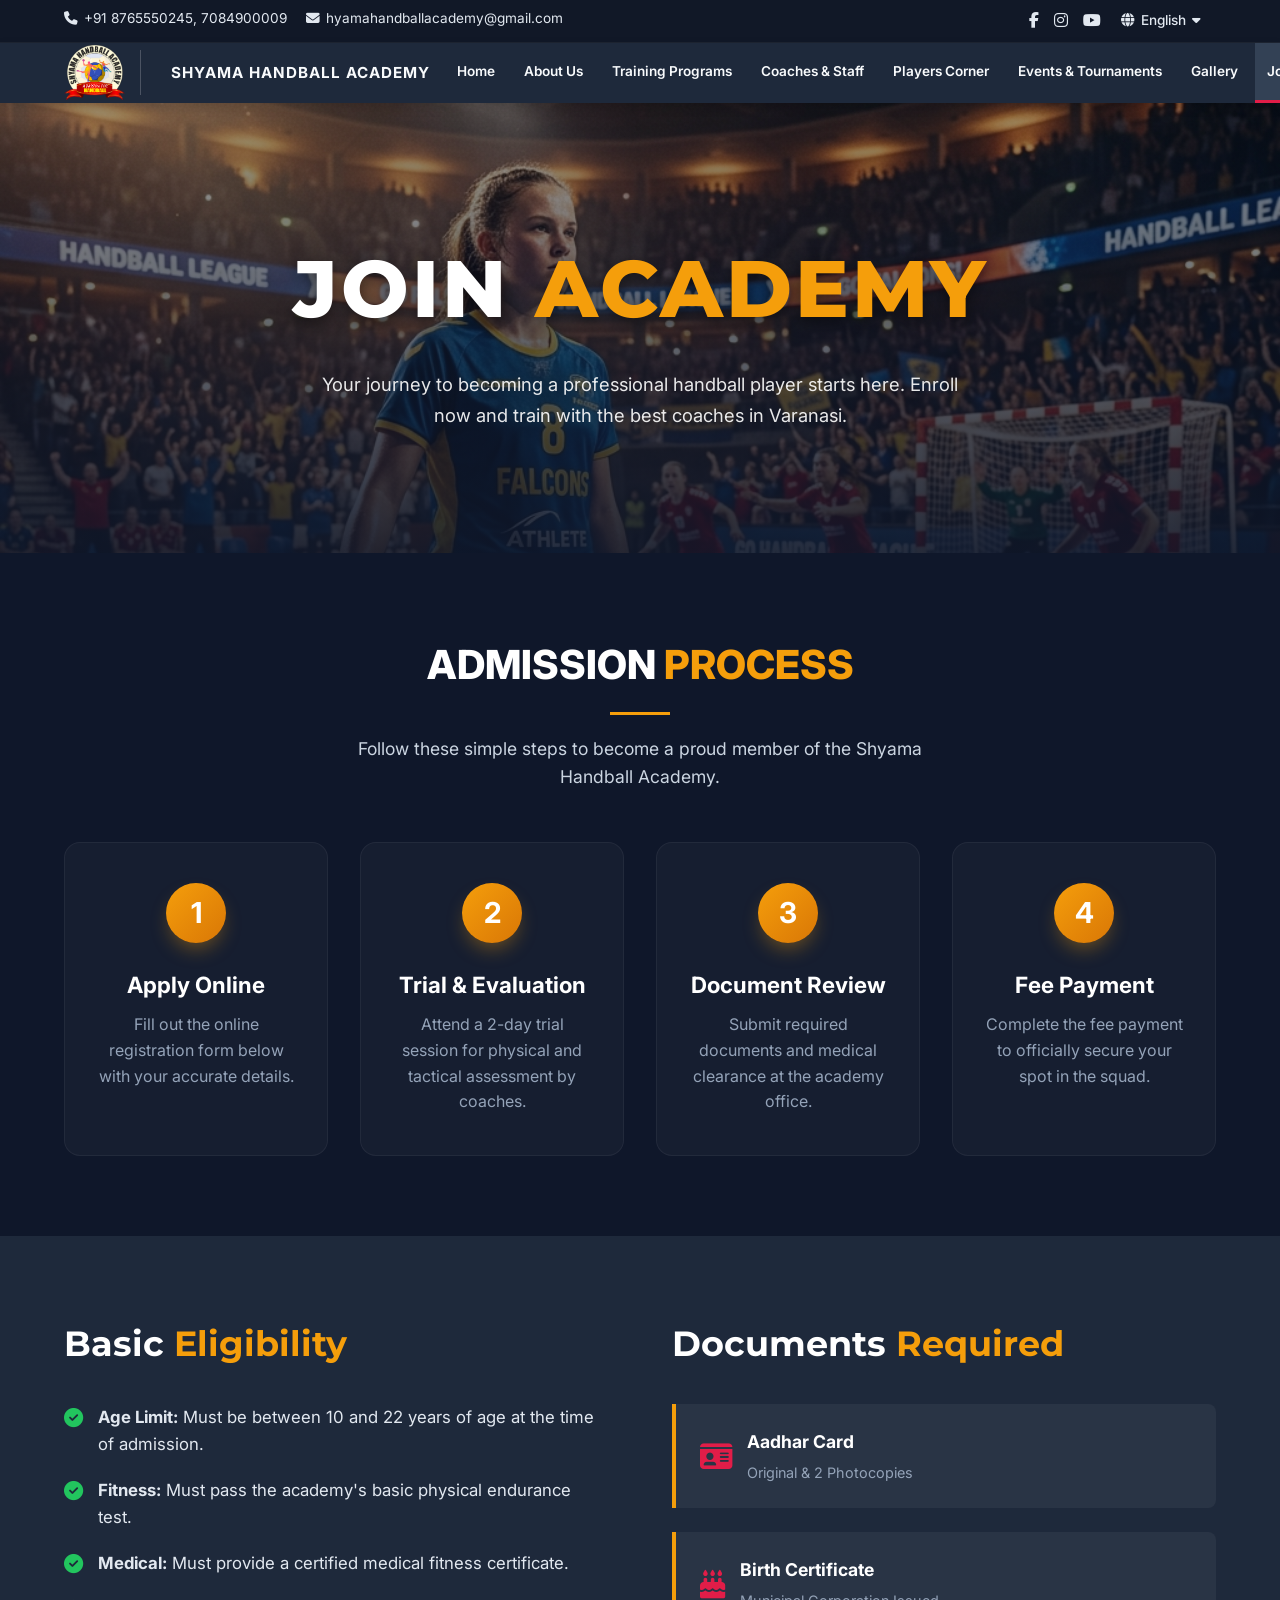
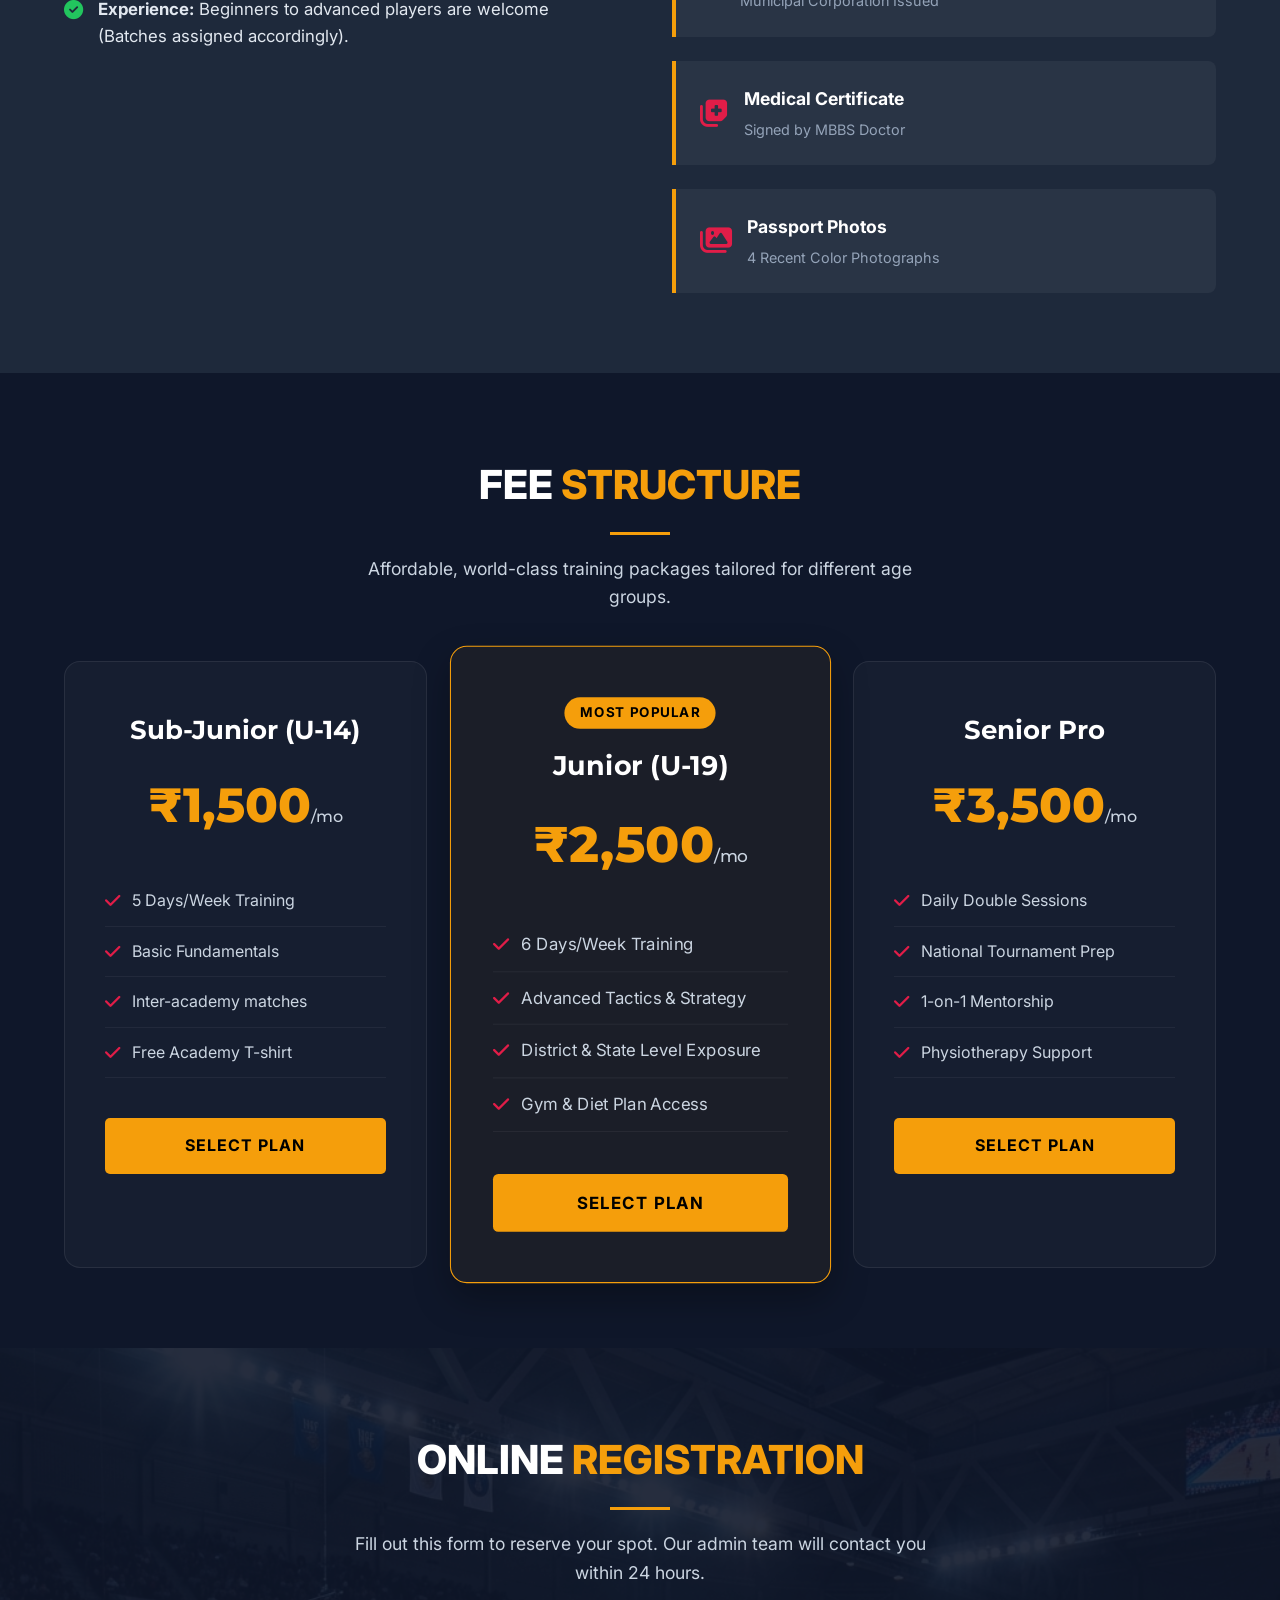
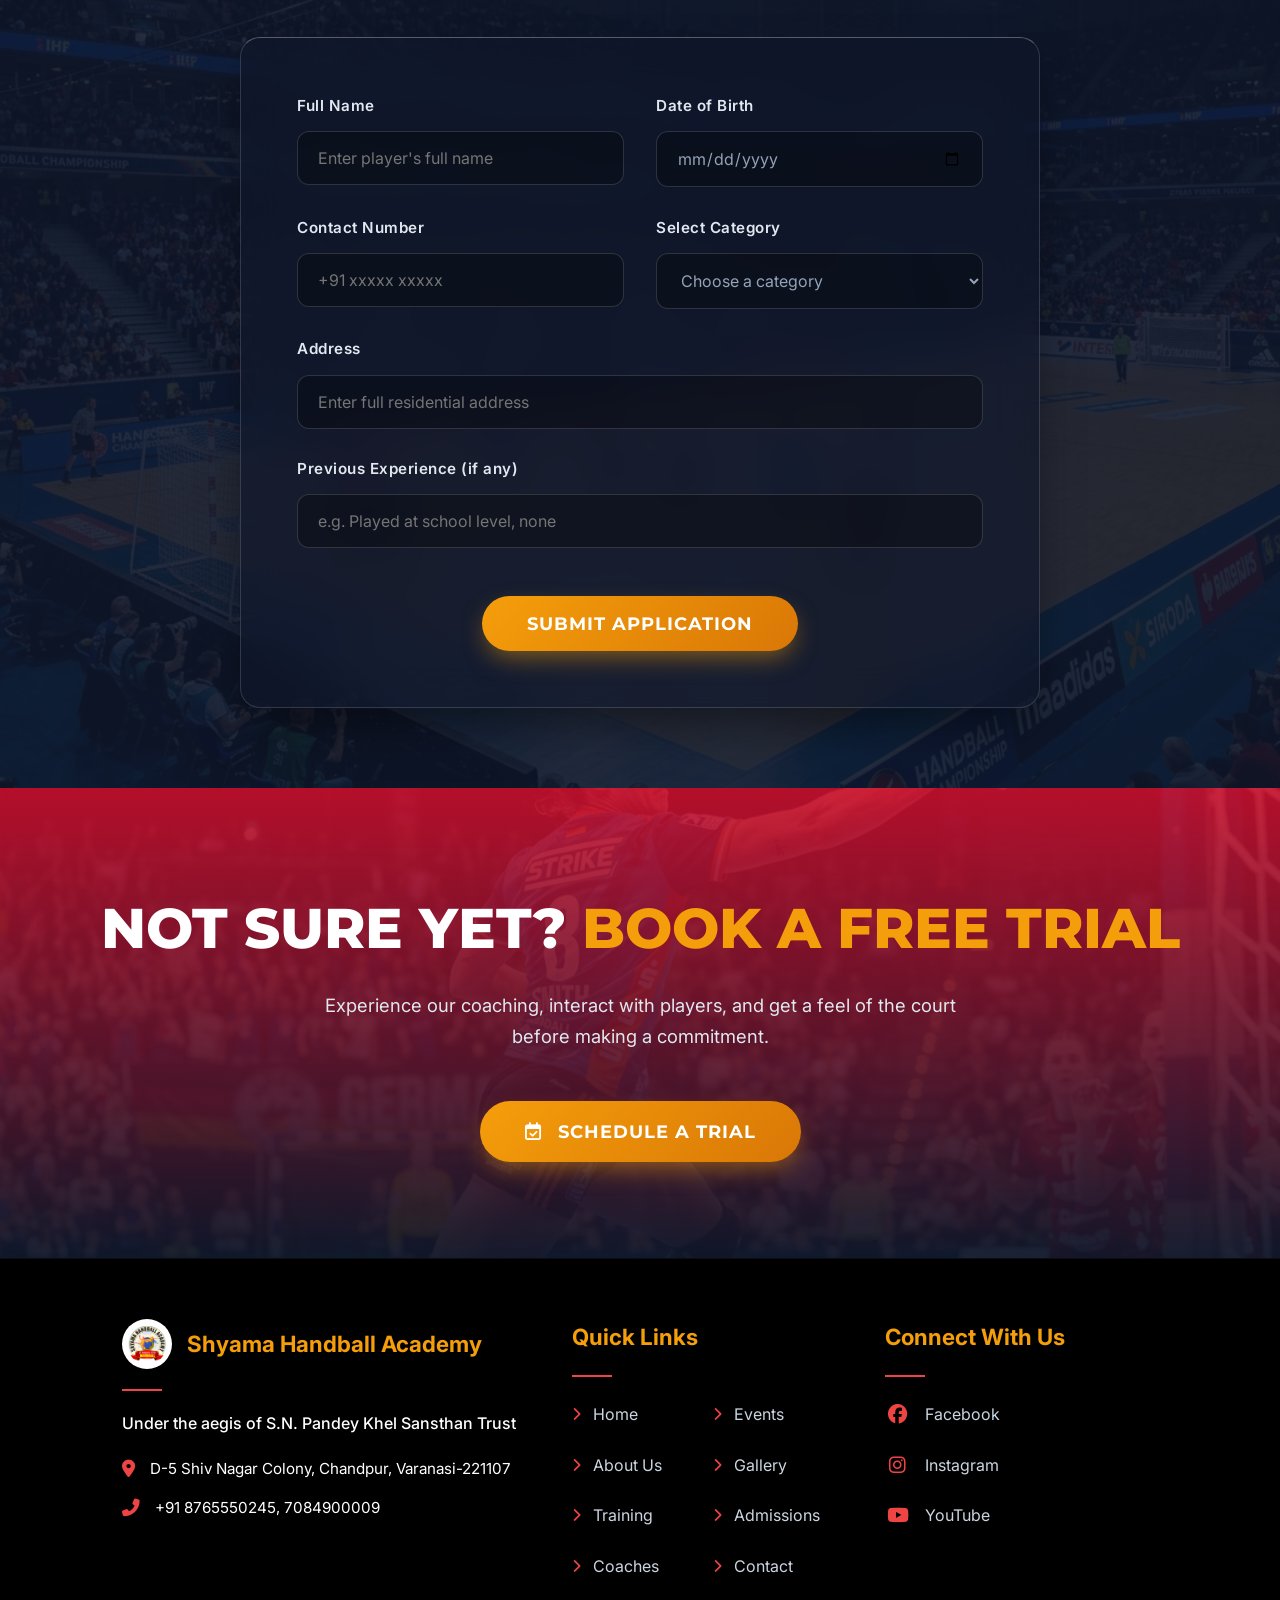
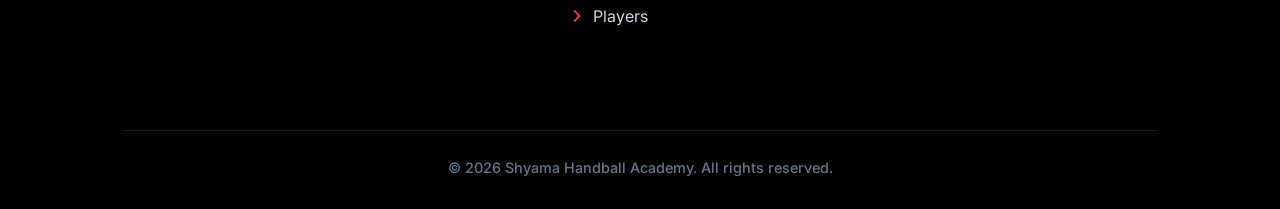
<file: join.html>
<!DOCTYPE html>
<html lang="en">
<head>

    <meta charset="UTF-8">
    <meta name="viewport" content="width=device-width, initial-scale=1.0">
    <title>Join Academy — Shyama Handball Academy</title>
    <meta name="description" content="Welcome to Shyama Handball Academy, Varanasi. Join us for premium handball training, professional coaching, and state-of-the-art facilities.">
    <link rel="stylesheet" href="css/style.css?v=5">
    <link rel="stylesheet" href="https://cdnjs.cloudflare.com/ajax/libs/font-awesome/6.4.0/css/all.min.css">
    <link rel="icon" type="image/x-icon" href="favicon.ico">

<style>
/* Custom styles for Join Academy */
.join-hero {
    background: url('assets/Images/join_hero.png') no-repeat center 20%/cover;
    position: relative;
    height: 50vh;
    min-height: 400px;
    display: flex;
    align-items: center;
    justify-content: center;
    text-align: center;
    padding: 0 20px;
}
.join-hero::before {
    content: '';
    position: absolute;
    inset: 0;
    background: linear-gradient(rgba(15, 23, 42, 0.4), rgba(15, 23, 42, 0.9));
}
.jh-content {
    position: relative;
    z-index: 2;
    color: var(--white);
    padding: 0 20px;
}
.jh-title {
    font-size: clamp(3rem, 7vw, 5rem);
    font-family: 'Montserrat', sans-serif;
    font-weight: 800;
    letter-spacing: 3px;
    text-shadow: 0 4px 15px rgba(0,0,0,0.5);
    margin-bottom: 1rem;
}
.jh-title span { color: var(--accent-color); }
.jh-desc {
    max-width: 650px;
    margin: 0 auto;
    color: rgba(255,255,255,0.9);
    line-height: 1.7;
    font-size: 1.15rem;
}

/* Sections */
.ja-section {
    padding: 5rem 5%;
    background: var(--primary-color);
    color: var(--white);
}
.ja-section.alt {
    background: #1e293b;
}

/* Form Styles - UPGRADED PREMIUM UI */
.ja-form-container {
    background: rgba(15, 23, 42, 0.6);
    backdrop-filter: blur(20px);
    -webkit-backdrop-filter: blur(20px);
    border: 1px solid rgba(255, 255, 255, 0.15);
    border-top: 1px solid rgba(255, 255, 255, 0.3);
    border-radius: 20px;
    padding: 3.5rem;
    max-width: 800px;
    margin: 0 auto;
    box-shadow: 0 25px 50px -12px rgba(0, 0, 0, 0.5);
}
@media (max-width: 600px) {
    .ja-form-container { padding: 2rem 1.5rem; }
}
.ja-input-group {
    margin-bottom: 1.8rem;
}
.ja-input-group label {
    display: block;
    margin-bottom: 0.8rem;
    color: #e2e8f0;
    font-size: 0.95rem;
    font-weight: 600;
    letter-spacing: 0.5px;
}
.ja-input-group input, .ja-input-group select {
    width: 100%;
    padding: 16px 20px;
    background: rgba(0, 0, 0, 0.3);
    border: 1px solid rgba(255, 255, 255, 0.15);
    color: #fff;
    border-radius: 12px;
    font-family: 'Inter', sans-serif;
    font-size: 1rem;
    transition: all 0.3s ease;
}
.ja-input-group input:focus, .ja-input-group select:focus {
    outline: none;
    border-color: var(--accent-color);
    background: rgba(0, 0, 0, 0.5);
    box-shadow: 0 0 0 4px rgba(245, 158, 11, 0.15);
}
.btn-submit-premium {
    background: linear-gradient(135deg, var(--accent-color), #d97706);
    color: #fff;
    padding: 16px 45px;
    font-size: 1.15rem;
    font-weight: 700;
    border: none;
    border-radius: 50px;
    cursor: pointer;
    font-family: 'Montserrat', sans-serif;
    letter-spacing: 1px;
    transition: transform 0.3s ease, box-shadow 0.3s ease;
    box-shadow: 0 10px 25px -5px rgba(245, 158, 11, 0.5);
    text-transform: uppercase;
}
.btn-submit-premium:hover {
    transform: translateY(-3px);
    box-shadow: 0 15px 35px -5px rgba(245, 158, 11, 0.7);
}

/* Fee Cards */
.fee-grid {
    display: grid;
    grid-template-columns: repeat(auto-fit, minmax(280px, 1fr));
    gap: 2rem;
    margin-top: 3rem;
}
.fee-card {
    background: rgba(255,255,255,0.03);
    border: 1px solid rgba(255,255,255,0.08);
    border-radius: 16px;
    padding: 3rem 2.5rem;
    text-align: center;
    transition: transform 0.3s ease, border-color 0.3s ease;
}
.fee-card:hover {
    transform: translateY(-8px);
    border-color: var(--accent-color);
    background: rgba(255,255,255,0.05);
}
.fee-card h3 {
    color: var(--white);
    font-size: 1.6rem;
    margin-bottom: 1rem;
    font-family: 'Montserrat', sans-serif;
}
.fee-price {
    font-size: 3rem;
    color: var(--accent-color);
    font-weight: 800;
    margin-bottom: 2rem;
    font-family: 'Montserrat', sans-serif;
}
.fee-price span {
    font-size: 1rem;
    color: #cbd5e1;
    font-weight: 500;
}
.fee-features {
    list-style: none;
    padding: 0;
    margin-bottom: 2.5rem;
    text-align: left;
}
.fee-features li {
    padding: 12px 0;
    border-bottom: 1px solid rgba(255,255,255,0.05);
    color: #cbd5e1;
    font-size: 1rem;
    display: flex;
    align-items: center;
    gap: 12px;
}
.fee-features li i {
    color: var(--secondary-color);
    font-size: 1.1rem;
}

/* Process Timeline */
.process-grid {
    display: grid;
    grid-template-columns: repeat(auto-fit, minmax(250px, 1fr));
    gap: 2rem;
    position: relative;
    margin-top: 3rem;
}
.process-step {
    background: rgba(255,255,255,0.03);
    padding: 2.5rem 2rem;
    border-radius: 16px;
    border: 1px solid rgba(255,255,255,0.05);
    text-align: center;
    transition: transform 0.3s ease;
}
.process-step:hover {
    transform: translateY(-5px);
    background: rgba(255,255,255,0.05);
}
.step-number {
    width: 60px;
    height: 60px;
    background: linear-gradient(135deg, var(--accent-color), #d97706);
    color: #fff;
    border-radius: 50%;
    display: flex;
    align-items: center;
    justify-content: center;
    font-size: 1.8rem;
    font-weight: bold;
    margin: 0 auto 1.5rem;
    box-shadow: 0 10px 20px -5px rgba(245, 158, 11, 0.4);
}

/* Docs List */
.docs-list {
    display: grid;
    grid-template-columns: repeat(auto-fit, minmax(300px, 1fr));
    gap: 1.5rem;
}
.doc-item {
    background: rgba(255,255,255,0.05);
    padding: 1.5rem;
    border-left: 4px solid var(--accent-color);
    display: flex;
    align-items: center;
    gap: 15px;
    border-radius: 0 8px 8px 0;
}
.doc-item i {
    font-size: 1.8rem;
    color: var(--secondary-color);
}
</style>
</head>
<body>
<!-- Top Bar -->
    <div class="top-bar">
        <div class="top-bar-left">
            <span><i class="fas fa-phone"></i> +91 8765550245, 7084900009</span>
            <span><i class="fas fa-envelope"></i> hyamahandballacademy@gmail.com</span>
        </div>
        <div class="top-bar-right">
            <a href="https://facebook.com" target="_blank"><i class="fab fa-facebook-f"></i></a>
            <a href="https://instagram.com" target="_blank"><i class="fab fa-instagram"></i></a>
            <a href="https://youtube.com" target="_blank"><i class="fab fa-youtube"></i></a>
            <span class="language-selector"><i class="fas fa-globe"></i> English <i class="fas fa-caret-down"></i></span>
        </div>
    </div>

    <!-- Navigation -->
    <nav class="navbar">
        <div class="nav-logos">
            <img src="Shyama Handball Academy.png" alt="Shyama Handball Academy Logo" class="logo-1">
            <div class="vertical-divider"></div>
            <span class="academy-name-text" style="color: #f8fafc; font-weight: 700; font-size: 0.95rem; text-transform: uppercase; letter-spacing: 1px; padding: 0 15px; white-space: nowrap; display: inline-block;">Shyama Handball Academy</span>
        </div>
        <ul class="nav-links">
            <li><a href="index.html" >Home</a></li>
            <li><a href="about.html">About Us</a></li>
            <li><a href="training.html">Training Programs</a></li>
            <li><a href="coaches.html">Coaches & Staff</a></li>
            <li><a href="players.html">Players Corner</a></li>
            <li><a href="events.html">Events & Tournaments</a></li>
            <li><a href="gallery.html">Gallery</a></li>
            <li><a href="join.html" class="active">Join Academy</a></li>
            <li><a href="contact.html">Contact Us</a></li>
        </ul>
    </nav>

<header class="join-hero">
    <div class="jh-content">
        <h1 class="jh-title">JOIN <span>ACADEMY</span></h1>
        <p class="jh-desc">Your journey to becoming a professional handball player starts here. Enroll now and train with the best coaches in Varanasi.</p>
    </div>
</header>

<!-- 1. Admission Process -->
<section class="ja-section">
    <div class="center-header">
        <h2 class="section-title-center">ADMISSION <span class="gold-text">PROCESS</span></h2>
        <div class="title-divider-gold-center"></div>
        <p style="text-align: center; color: #cbd5e1; max-width: 600px; margin: 0 auto; font-size: 1.1rem;">Follow these simple steps to become a proud member of the Shyama Handball Academy.</p>
    </div>
    <div class="process-grid">
        <div class="process-step">
            <div class="step-number">1</div>
            <h3 style="color: var(--white); margin-bottom: 10px; font-size: 1.4rem;">Apply Online</h3>
            <p style="color: #94a3b8; font-size: 1rem; line-height: 1.6;">Fill out the online registration form below with your accurate details.</p>
        </div>
        <div class="process-step">
            <div class="step-number">2</div>
            <h3 style="color: var(--white); margin-bottom: 10px; font-size: 1.4rem;">Trial & Evaluation</h3>
            <p style="color: #94a3b8; font-size: 1rem; line-height: 1.6;">Attend a 2-day trial session for physical and tactical assessment by coaches.</p>
        </div>
        <div class="process-step">
            <div class="step-number">3</div>
            <h3 style="color: var(--white); margin-bottom: 10px; font-size: 1.4rem;">Document Review</h3>
            <p style="color: #94a3b8; font-size: 1rem; line-height: 1.6;">Submit required documents and medical clearance at the academy office.</p>
        </div>
        <div class="process-step">
            <div class="step-number">4</div>
            <h3 style="color: var(--white); margin-bottom: 10px; font-size: 1.4rem;">Fee Payment</h3>
            <p style="color: #94a3b8; font-size: 1rem; line-height: 1.6;">Complete the fee payment to officially secure your spot in the squad.</p>
        </div>
    </div>
</section>

<!-- 2. Eligibility & 5. Documents Required -->
<section class="ja-section alt">
    <div style="display: grid; grid-template-columns: repeat(auto-fit, minmax(350px, 1fr)); gap: 4rem;">
        <!-- Eligibility -->
        <div>
            <h2 style="color: var(--white); margin-bottom: 2rem; font-family: 'Montserrat', sans-serif; font-size: 2.2rem;">Basic <span class="gold-text">Eligibility</span></h2>
            <ul style="list-style: none; padding: 0;">
                <li style="margin-bottom: 1.2rem; color: #e2e8f0; display: flex; gap: 15px; font-size: 1.05rem;"><i class="fas fa-check-circle" style="color: #22C55E; margin-top: 5px; font-size: 1.2rem;"></i> <span><strong>Age Limit:</strong> Must be between 10 and 22 years of age at the time of admission.</span></li>
                <li style="margin-bottom: 1.2rem; color: #e2e8f0; display: flex; gap: 15px; font-size: 1.05rem;"><i class="fas fa-check-circle" style="color: #22C55E; margin-top: 5px; font-size: 1.2rem;"></i> <span><strong>Fitness:</strong> Must pass the academy's basic physical endurance test.</span></li>
                <li style="margin-bottom: 1.2rem; color: #e2e8f0; display: flex; gap: 15px; font-size: 1.05rem;"><i class="fas fa-check-circle" style="color: #22C55E; margin-top: 5px; font-size: 1.2rem;"></i> <span><strong>Medical:</strong> Must provide a certified medical fitness certificate.</span></li>
                <li style="margin-bottom: 1.2rem; color: #e2e8f0; display: flex; gap: 15px; font-size: 1.05rem;"><i class="fas fa-check-circle" style="color: #22C55E; margin-top: 5px; font-size: 1.2rem;"></i> <span><strong>Experience:</strong> Beginners to advanced players are welcome (Batches assigned accordingly).</span></li>
            </ul>
        </div>
        
        <!-- Documents -->
        <div>
            <h2 style="color: var(--white); margin-bottom: 2rem; font-family: 'Montserrat', sans-serif; font-size: 2.2rem;">Documents <span class="gold-text">Required</span></h2>
            <div class="docs-list">
                <div class="doc-item">
                    <i class="fas fa-id-card"></i>
                    <div>
                        <strong style="color: var(--white); font-size: 1.1rem;">Aadhar Card</strong>
                        <p style="font-size: 0.9rem; color: #94a3b8; margin-top: 5px;">Original & 2 Photocopies</p>
                    </div>
                </div>
                <div class="doc-item">
                    <i class="fas fa-birthday-cake"></i>
                    <div>
                        <strong style="color: var(--white); font-size: 1.1rem;">Birth Certificate</strong>
                        <p style="font-size: 0.9rem; color: #94a3b8; margin-top: 5px;">Municipal Corporation Issued</p>
                    </div>
                </div>
                <div class="doc-item">
                    <i class="fas fa-notes-medical"></i>
                    <div>
                        <strong style="color: var(--white); font-size: 1.1rem;">Medical Certificate</strong>
                        <p style="font-size: 0.9rem; color: #94a3b8; margin-top: 5px;">Signed by MBBS Doctor</p>
                    </div>
                </div>
                <div class="doc-item">
                    <i class="fas fa-images"></i>
                    <div>
                        <strong style="color: var(--white); font-size: 1.1rem;">Passport Photos</strong>
                        <p style="font-size: 0.9rem; color: #94a3b8; margin-top: 5px;">4 Recent Color Photographs</p>
                    </div>
                </div>
            </div>
        </div>
    </div>
</section>

<!-- 3. Fee Structure -->
<section class="ja-section">
    <div class="center-header">
        <h2 class="section-title-center">FEE <span class="gold-text">STRUCTURE</span></h2>
        <div class="title-divider-gold-center"></div>
        <p style="text-align: center; color: #cbd5e1; max-width: 600px; margin: 0 auto; font-size: 1.1rem;">Affordable, world-class training packages tailored for different age groups.</p>
    </div>
    
    <div class="fee-grid">
        <div class="fee-card">
            <h3>Sub-Junior (U-14)</h3>
            <div class="fee-price">₹1,500<span>/mo</span></div>
            <ul class="fee-features">
                <li><i class="fas fa-check"></i> 5 Days/Week Training</li>
                <li><i class="fas fa-check"></i> Basic Fundamentals</li>
                <li><i class="fas fa-check"></i> Inter-academy matches</li>
                <li><i class="fas fa-check"></i> Free Academy T-shirt</li>
            </ul>
            <a href="#register" class="btn-gold" style="width: 100%; display: block; text-align: center; padding: 15px;">Select Plan</a>
        </div>
        <div class="fee-card" style="border-color: var(--accent-color); transform: scale(1.05); background: rgba(245, 158, 11, 0.05); box-shadow: 0 15px 35px rgba(0,0,0,0.3);">
            <div style="background: var(--accent-color); color: #000; font-size: 0.8rem; font-weight: bold; text-transform: uppercase; letter-spacing: 1px; padding: 5px 15px; border-radius: 20px; display: inline-block; margin-bottom: 15px;">Most Popular</div>
            <h3>Junior (U-19)</h3>
            <div class="fee-price">₹2,500<span>/mo</span></div>
            <ul class="fee-features">
                <li><i class="fas fa-check"></i> 6 Days/Week Training</li>
                <li><i class="fas fa-check"></i> Advanced Tactics & Strategy</li>
                <li><i class="fas fa-check"></i> District & State Level Exposure</li>
                <li><i class="fas fa-check"></i> Gym & Diet Plan Access</li>
            </ul>
            <a href="#register" class="btn-gold" style="width: 100%; display: block; text-align: center; padding: 15px;">Select Plan</a>
        </div>
        <div class="fee-card">
            <h3>Senior Pro</h3>
            <div class="fee-price">₹3,500<span>/mo</span></div>
            <ul class="fee-features">
                <li><i class="fas fa-check"></i> Daily Double Sessions</li>
                <li><i class="fas fa-check"></i> National Tournament Prep</li>
                <li><i class="fas fa-check"></i> 1-on-1 Mentorship</li>
                <li><i class="fas fa-check"></i> Physiotherapy Support</li>
            </ul>
            <a href="#register" class="btn-gold" style="width: 100%; display: block; text-align: center; padding: 15px;">Select Plan</a>
        </div>
    </div>
</section>

<!-- 4. Online Registration Form -->
<section class="ja-section alt" id="register" style="position: relative; background: url('assets/Images/hero_banner_wide.png') no-repeat center center/cover;">
    <div style="position: absolute; inset: 0; background: rgba(15, 23, 42, 0.9);"></div>
    <div style="position: relative; z-index: 2;">
        <div class="center-header">
            <h2 class="section-title-center">ONLINE <span class="gold-text">REGISTRATION</span></h2>
            <div class="title-divider-gold-center"></div>
            <p style="text-align: center; color: #cbd5e1; max-width: 600px; margin: 0 auto; margin-bottom: 3rem; font-size: 1.1rem;">Fill out this form to reserve your spot. Our admin team will contact you within 24 hours.</p>
        </div>
        
        <div class="ja-form-container">
            <form>
                <div style="display: grid; grid-template-columns: repeat(auto-fit, minmax(250px, 1fr)); gap: 2rem;">
                    <div class="ja-input-group">
                        <label>Full Name</label>
                        <input type="text" placeholder="Enter player's full name" required>
                    </div>
                    <div class="ja-input-group">
                        <label>Date of Birth</label>
                        <input type="date" required style="color: #94a3b8;">
                    </div>
                </div>
                
                <div style="display: grid; grid-template-columns: repeat(auto-fit, minmax(250px, 1fr)); gap: 2rem;">
                    <div class="ja-input-group">
                        <label>Contact Number</label>
                        <input type="tel" placeholder="+91 xxxxx xxxxx" required>
                    </div>
                    <div class="ja-input-group">
                        <label>Select Category</label>
                        <select required style="color: #94a3b8;">
                            <option value="" disabled selected>Choose a category</option>
                            <option value="sub-junior">Sub-Junior (U-14)</option>
                            <option value="junior">Junior (U-19)</option>
                            <option value="senior">Senior Pro</option>
                        </select>
                    </div>
                </div>
                
                <div class="ja-input-group">
                    <label>Address</label>
                    <input type="text" placeholder="Enter full residential address" required>
                </div>
                
                <div class="ja-input-group">
                    <label>Previous Experience (if any)</label>
                    <input type="text" placeholder="e.g. Played at school level, none">
                </div>
                
                <div style="text-align: center; margin-top: 3rem;">
                    <button type="submit" class="btn-submit-premium">Submit Application</button>
                </div>
            </form>
        </div>
    </div>
</section>

<!-- 6. Trial Session Booking -->
<section class="ja-section" style="background: linear-gradient(rgba(200, 16, 46, 0.9), rgba(15, 23, 42, 0.95)), url('assets/Images/hero_handball.png') no-repeat center center/cover; padding: 6rem 5%; text-align: center;">
    <h2 style="font-family: 'Montserrat', sans-serif; font-size: clamp(2rem, 5vw, 3.5rem); color: var(--white); margin-bottom: 1rem; font-weight: 800;">NOT SURE YET? <span class="gold-text">BOOK A FREE TRIAL</span></h2>
    <p style="color: #e2e8f0; max-width: 650px; margin: 0 auto 3rem; font-size: 1.15rem; line-height: 1.7;">Experience our coaching, interact with players, and get a feel of the court before making a commitment.</p>
    <a href="contact.html" class="btn-submit-premium" style="display: inline-block; text-decoration: none;"><i class="far fa-calendar-check" style="margin-right: 10px;"></i> SCHEDULE A TRIAL</a>
</section>


<!-- Footer -->
    <footer class="dark-footer-simple">
        <div class="footer-container">
            <div class="footer-column">
                <div style="display: flex; align-items: center; margin-bottom: 20px;">
                    <img src="assets/Logo/Shyama%20Handball%20Academy.png" alt="Shyama Handball Academy Logo" style="width: 50px; height: 50px; object-fit: contain; margin-right: 15px; border-radius: 50%; background: #fff; padding: 5px;">
                    <h3 class="footer-title" style="margin-bottom: 0;">Shyama Handball Academy</h3>
                </div>
                <div class="footer-divider"></div>
                <p class="footer-text">Under the aegis of S.N. Pandey Khel Sansthan Trust</p>
                <ul class="footer-contact-list">
                    <li><i class="fas fa-map-marker-alt"></i> D-5 Shiv Nagar Colony, Chandpur, Varanasi-221107</li>
                    <li><i class="fas fa-phone-alt"></i> +91 8765550245, 7084900009</li>
                </ul>
            </div>
            
            <div class="footer-column">
                <h3 class="footer-title">Quick Links</h3>
                <div class="footer-divider"></div>
                <div style="display: grid; grid-template-columns: 1fr 1fr; gap: 10px;">
                    <ul class="footer-links" style="margin-bottom:0;">
                        <li><a href="index.html"><i class="fas fa-chevron-right"></i> Home</a></li>
                        <li><a href="about.html"><i class="fas fa-chevron-right"></i> About Us</a></li>
                        <li><a href="training.html"><i class="fas fa-chevron-right"></i> Training</a></li>
                        <li><a href="coaches.html"><i class="fas fa-chevron-right"></i> Coaches</a></li>
                        <li><a href="players.html"><i class="fas fa-chevron-right"></i> Players</a></li>
                    </ul>
                    <ul class="footer-links" style="margin-bottom:0;">
                        <li><a href="events.html"><i class="fas fa-chevron-right"></i> Events</a></li>
                        <li><a href="gallery.html"><i class="fas fa-chevron-right"></i> Gallery</a></li>
                        <li><a href="join.html"><i class="fas fa-chevron-right"></i> Admissions</a></li>
                        <li><a href="contact.html"><i class="fas fa-chevron-right"></i> Contact</a></li>
                    </ul>
                </div>
            </div>
            
            <div class="footer-column">
                <h3 class="footer-title">Connect With Us</h3>
                <div class="footer-divider"></div>
                <ul class="footer-social-links">
                    <li><a href="https://facebook.com" target="_blank"><i class="fab fa-facebook"></i> Facebook</a></li>
                    <li><a href="https://instagram.com" target="_blank"><i class="fab fa-instagram"></i> Instagram</a></li>
                    <li><a href="https://youtube.com" target="_blank"><i class="fab fa-youtube"></i> YouTube</a></li>
                </ul>
            </div>
        </div>
        <div class="footer-bottom-simple">
            <p>&copy; 2026 Shyama Handball Academy. All rights reserved.</p>
        </div>
    </footer>

    <script src="js/main.js?v=5"></script>
</body>
</html>
</file>
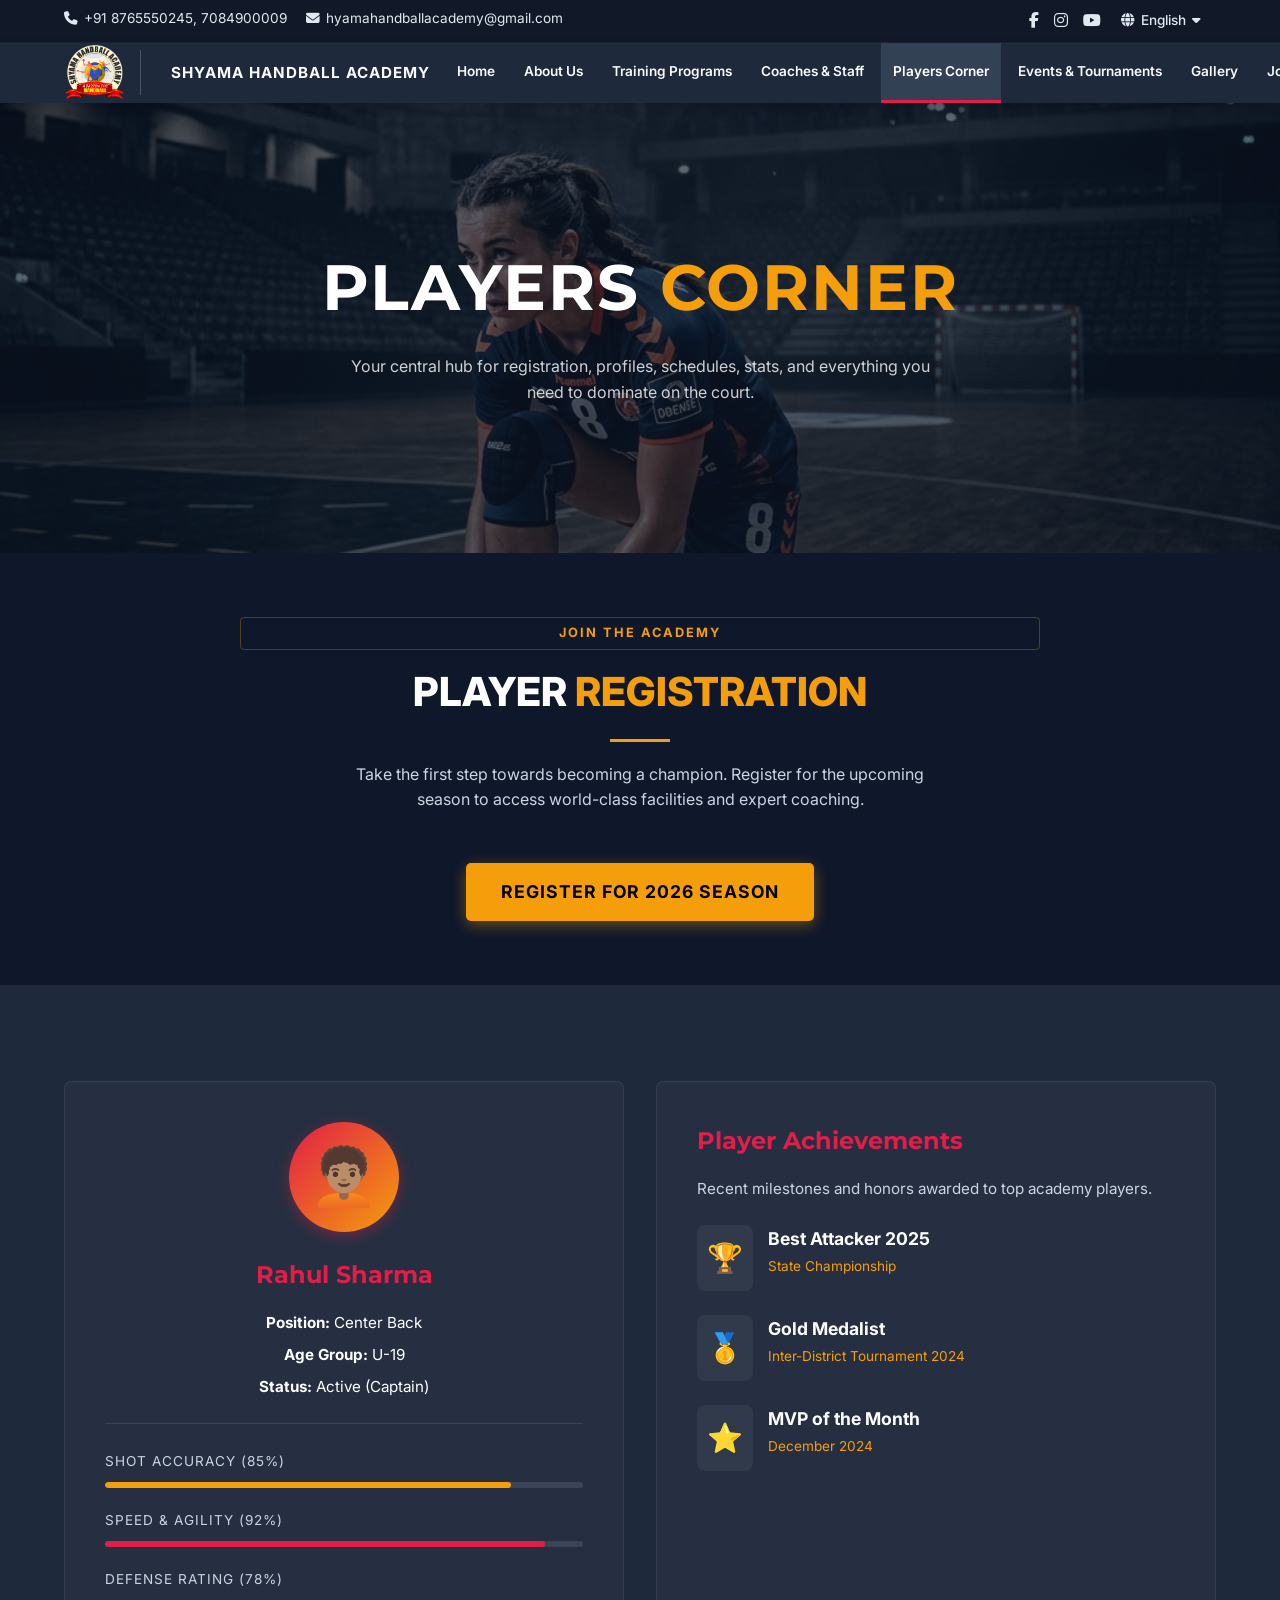
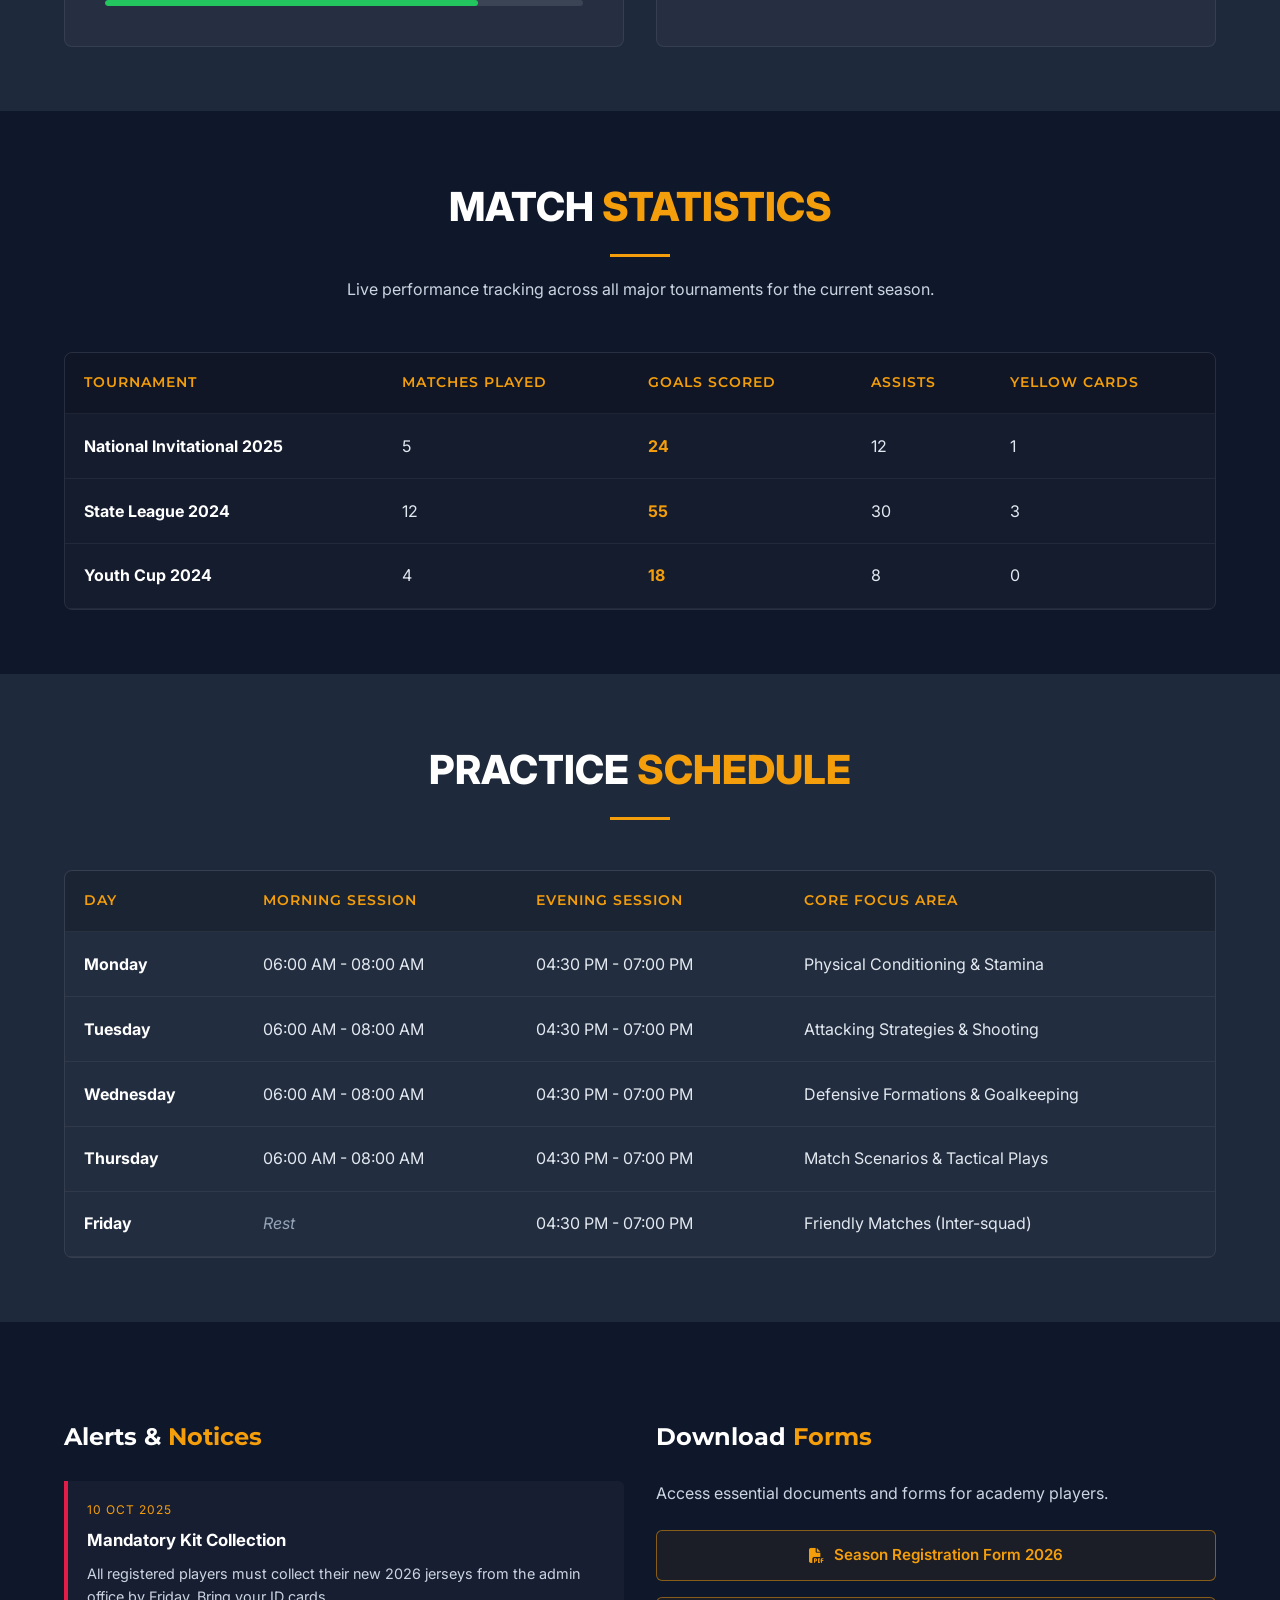
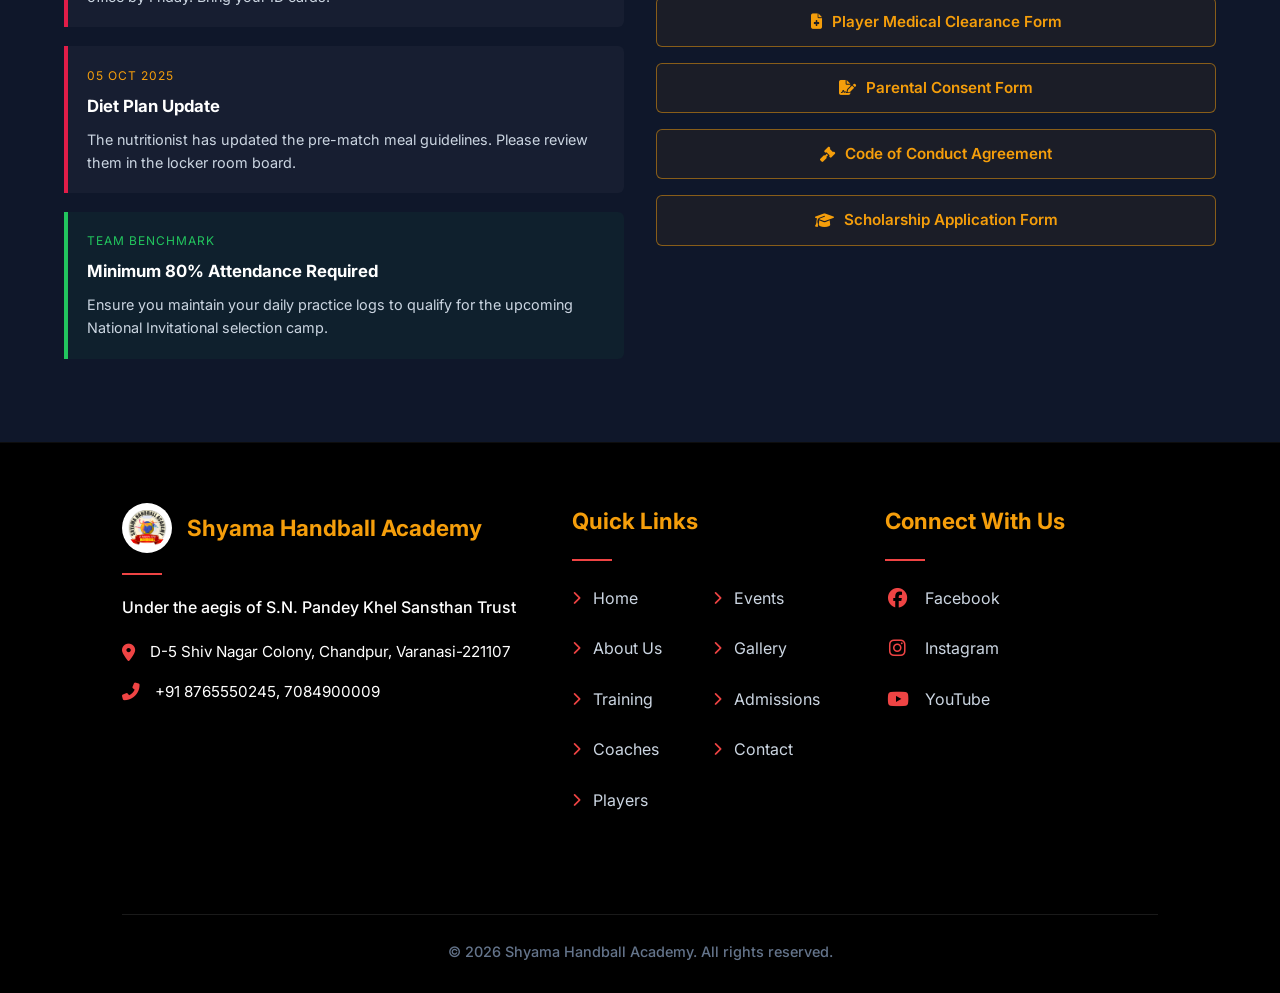
<file: players.html>
<!DOCTYPE html>
<html lang="en">
<head>

    <meta charset="UTF-8">
    <meta name="viewport" content="width=device-width, initial-scale=1.0">
    <title>Players Corner — Shyama Handball Academy</title>
    <meta name="description" content="Welcome to Shyama Handball Academy, Varanasi. Join us for premium handball training, professional coaching, and state-of-the-art facilities.">
    <link rel="stylesheet" href="css/style.css?v=5">
    <link rel="stylesheet" href="https://cdnjs.cloudflare.com/ajax/libs/font-awesome/6.4.0/css/all.min.css">
    <link rel="icon" type="image/x-icon" href="favicon.ico">

<style>
/* Custom styles for Players Corner */
.players-hero {
    background: url('assets/Images/players_hero.png') no-repeat center center/cover;
    position: relative;
    height: 50vh;
    min-height: 400px;
    display: flex;
    align-items: center;
    justify-content: center;
    text-align: center;
    padding: 0 20px;
}
.players-hero::before {
    content: '';
    position: absolute;
    inset: 0;
    background: rgba(15, 23, 42, 0.65);
}
.ph-content {
    position: relative;
    z-index: 2;
    color: var(--white);
}
.ph-title {
    font-size: clamp(2.4rem, 6vw, 4rem);
    font-family: 'Montserrat', sans-serif;
    font-weight: 700;
    letter-spacing: 2px;
}
.ph-title span { color: var(--accent-color); }
.ph-desc {
    max-width: 600px;
    margin: 1rem auto;
    color: rgba(255,255,255,0.8);
    line-height: 1.6;
}

/* Sections */
.pc-section {
    padding: 4rem 5%;
    background: var(--primary-color);
    color: var(--white);
}
.pc-section.alt {
    background: #1e293b;
}

/* Grid Layouts */
.pc-grid {
    display: grid;
    grid-template-columns: repeat(auto-fit, minmax(300px, 1fr));
    gap: 2rem;
    margin-top: 2rem;
}

/* Cards */
.pc-card {
    background: rgba(255,255,255,0.03);
    border: 1px solid rgba(255,255,255,0.08);
    border-radius: var(--border-radius);
    padding: 2.5rem;
    transition: transform 0.3s ease, border-color 0.3s ease;
}
.pc-card:hover {
    transform: translateY(-5px);
    border-color: var(--accent-color);
}
.pc-card h3 {
    color: var(--secondary-color);
    margin-bottom: 1rem;
    font-size: 1.5rem;
    font-family: 'Montserrat', sans-serif;
}
.pc-card p {
    color: #cbd5e1;
    margin-bottom: 1.5rem;
    font-size: 0.95rem;
}

/* Table */
.pc-table-wrap {
    overflow-x: auto;
    margin-top: 2rem;
    border-radius: 8px;
    border: 1px solid rgba(255,255,255,0.1);
}
.pc-table {
    width: 100%;
    border-collapse: collapse;
    background: rgba(255,255,255,0.02);
}
.pc-table th, .pc-table td {
    padding: 1.2rem;
    border-bottom: 1px solid rgba(255,255,255,0.06);
    text-align: left;
    color: #e2e8f0;
}
.pc-table th {
    background: rgba(0,0,0,0.2);
    color: var(--accent-color);
    font-family: 'Montserrat', sans-serif;
    font-weight: 600;
    text-transform: uppercase;
    font-size: 0.85rem;
    letter-spacing: 1px;
}
.pc-table tr:hover {
    background: rgba(255,255,255,0.04);
}

/* Profile specific */
.profile-img {
    width: 110px;
    height: 110px;
    border-radius: 50%;
    background: linear-gradient(135deg, var(--secondary-color), var(--accent-color));
    display: flex;
    align-items: center;
    justify-content: center;
    font-size: 3.5rem;
    margin: 0 auto 1.5rem;
    box-shadow: 0 4px 15px rgba(225, 29, 72, 0.4);
}
.stat-bar-bg {
    background: rgba(255,255,255,0.1);
    height: 6px;
    border-radius: 3px;
    margin-top: 8px;
    overflow: hidden;
}
.stat-bar-fill {
    height: 100%;
    background: var(--accent-color);
    border-radius: 3px;
}
.btn-outline {
    display: flex;
    align-items: center;
    justify-content: center;
    gap: 10px;
    padding: 12px 20px;
    border: 1px solid rgba(245, 158, 11, 0.5);
    background: rgba(245, 158, 11, 0.05);
    color: var(--accent-color);
    text-decoration: none;
    border-radius: 6px;
    font-weight: 600;
    transition: all 0.3s ease;
    font-size: 0.95rem;
}
.btn-outline:hover {
    background: var(--accent-color);
    color: #000;
}
.notice-item {
    padding: 1.2rem;
    border-left: 4px solid var(--secondary-color);
    background: rgba(255,255,255,0.03);
    margin-bottom: 1.2rem;
    border-radius: 0 6px 6px 0;
}
.notice-date {
    font-size: 0.75rem;
    color: var(--accent-color);
    margin-bottom: 0.5rem;
    letter-spacing: 1px;
    text-transform: uppercase;
}
</style>
</head>
<body>
<!-- Top Bar -->
    <div class="top-bar">
        <div class="top-bar-left">
            <span><i class="fas fa-phone"></i> +91 8765550245, 7084900009</span>
            <span><i class="fas fa-envelope"></i> hyamahandballacademy@gmail.com</span>
        </div>
        <div class="top-bar-right">
            <a href="https://facebook.com" target="_blank"><i class="fab fa-facebook-f"></i></a>
            <a href="https://instagram.com" target="_blank"><i class="fab fa-instagram"></i></a>
            <a href="https://youtube.com" target="_blank"><i class="fab fa-youtube"></i></a>
            <span class="language-selector"><i class="fas fa-globe"></i> English <i class="fas fa-caret-down"></i></span>
        </div>
    </div>
<!-- Navigation -->
    <nav class="navbar">
        <div class="nav-logos">
            <img src="Shyama Handball Academy.png" alt="Shyama Handball Academy Logo" class="logo-1">
            <div class="vertical-divider"></div>
            <span class="academy-name-text" style="color: #f8fafc; font-weight: 700; font-size: 0.95rem; text-transform: uppercase; letter-spacing: 1px; padding: 0 15px; white-space: nowrap; display: inline-block;">Shyama Handball Academy</span>
        </div>
        <ul class="nav-links">
            <li><a href="index.html">Home</a></li>
            <li><a href="about.html">About Us</a></li>
            <li><a href="training.html">Training Programs</a></li>
            <li><a href="coaches.html">Coaches & Staff</a></li>
            <li><a href="players.html" class="active">Players Corner</a></li>
            <li><a href="events.html">Events & Tournaments</a></li>
            <li><a href="gallery.html">Gallery</a></li>
            <li><a href="join.html">Join Academy</a></li>
            <li><a href="contact.html">Contact Us</a></li>
        </ul>
    </nav>

<header class="players-hero">
    <div class="ph-content">
        <h1 class="ph-title">PLAYERS <span>CORNER</span></h1>
        <p class="ph-desc">Your central hub for registration, profiles, schedules, stats, and everything you need to dominate on the court.</p>
    </div>
</header>

<!-- 1. Player Registration -->
<section class="pc-section">
    <div class="center-header">
        <span class="gold-subtitle-center" style="color: var(--accent-color); font-size: 0.8rem; letter-spacing: 2px; text-transform: uppercase;">Join The Academy</span>
        <h2 class="section-title-center">PLAYER <span class="gold-text">REGISTRATION</span></h2>
        <div class="title-divider-gold-center"></div>
        <p style="text-align: center; max-width: 600px; margin: 0 auto; color: #cbd5e1;">Take the first step towards becoming a champion. Register for the upcoming season to access world-class facilities and expert coaching.</p>
    </div>
    <div style="text-align: center; margin-top: 2.5rem;">
        <a href="#" class="btn-gold" style="padding: 15px 35px; font-size: 1.1rem; box-shadow: 0 4px 15px rgba(245, 158, 11, 0.4);">REGISTER FOR 2026 SEASON</a>
    </div>
</section>

<!-- 2. Player Profile & 3. Achievements -->
<section class="pc-section alt">
    <div class="pc-grid">
        <!-- Profile -->
        <div class="pc-card" style="text-align: center;">
            <div class="profile-img">🧑🏽‍🦱</div>
            <h3>Rahul Sharma</h3>
            <p style="color: var(--white); margin-bottom: 0.5rem;"><strong>Position:</strong> Center Back</p>
            <p style="color: var(--white); margin-bottom: 0.5rem;"><strong>Age Group:</strong> U-19</p>
            <p style="color: var(--white);"><strong>Status:</strong> Active (Captain)</p>
            <hr style="border: none; border-top: 1px solid rgba(255,255,255,0.1); margin: 1.5rem 0;">
            <div style="text-align: left;">
                <div style="margin-bottom: 1.2rem;">
                    <span style="font-size: 0.85rem; text-transform: uppercase; letter-spacing: 1px; color: #cbd5e1;">Shot Accuracy (85%)</span>
                    <div class="stat-bar-bg"><div class="stat-bar-fill" style="width: 85%;"></div></div>
                </div>
                <div style="margin-bottom: 1.2rem;">
                    <span style="font-size: 0.85rem; text-transform: uppercase; letter-spacing: 1px; color: #cbd5e1;">Speed & Agility (92%)</span>
                    <div class="stat-bar-bg"><div class="stat-bar-fill" style="width: 92%; background: var(--secondary-color);"></div></div>
                </div>
                <div>
                    <span style="font-size: 0.85rem; text-transform: uppercase; letter-spacing: 1px; color: #cbd5e1;">Defense Rating (78%)</span>
                    <div class="stat-bar-bg"><div class="stat-bar-fill" style="width: 78%; background: #22C55E;"></div></div>
                </div>
            </div>
        </div>
        
        <!-- Achievements -->
        <div class="pc-card">
            <h3>Player Achievements</h3>
            <p>Recent milestones and honors awarded to top academy players.</p>
            <ul style="list-style: none; padding: 0; margin-top: 1.5rem;">
                <li style="margin-bottom: 1.5rem; display: flex; gap: 15px; align-items: flex-start;">
                    <div style="font-size: 1.8rem; background: rgba(255,255,255,0.05); padding: 10px; border-radius: 8px;">🏆</div>
                    <div>
                        <strong style="color: var(--white); font-size: 1.1rem;">Best Attacker 2025</strong><br>
                        <span style="font-size: 0.85rem; color: var(--accent-color);">State Championship</span>
                    </div>
                </li>
                <li style="margin-bottom: 1.5rem; display: flex; gap: 15px; align-items: flex-start;">
                    <div style="font-size: 1.8rem; background: rgba(255,255,255,0.05); padding: 10px; border-radius: 8px;">🥇</div>
                    <div>
                        <strong style="color: var(--white); font-size: 1.1rem;">Gold Medalist</strong><br>
                        <span style="font-size: 0.85rem; color: var(--accent-color);">Inter-District Tournament 2024</span>
                    </div>
                </li>
                <li style="display: flex; gap: 15px; align-items: flex-start;">
                    <div style="font-size: 1.8rem; background: rgba(255,255,255,0.05); padding: 10px; border-radius: 8px;">⭐</div>
                    <div>
                        <strong style="color: var(--white); font-size: 1.1rem;">MVP of the Month</strong><br>
                        <span style="font-size: 0.85rem; color: var(--accent-color);">December 2024</span>
                    </div>
                </li>
            </ul>
        </div>
    </div>
</section>

<!-- 4. Match Statistics -->
<section class="pc-section">
    <div class="center-header">
        <h2 class="section-title-center">MATCH <span class="gold-text">STATISTICS</span></h2>
        <div class="title-divider-gold-center"></div>
        <p style="text-align: center; color: #cbd5e1; max-width: 600px; margin: 0 auto;">Live performance tracking across all major tournaments for the current season.</p>
    </div>
    <div class="pc-table-wrap">
        <table class="pc-table">
            <thead>
                <tr>
                    <th>Tournament</th>
                    <th>Matches Played</th>
                    <th>Goals Scored</th>
                    <th>Assists</th>
                    <th>Yellow Cards</th>
                </tr>
            </thead>
            <tbody>
                <tr>
                    <td><strong style="color: var(--white);">National Invitational 2025</strong></td>
                    <td>5</td>
                    <td><span style="color: var(--accent-color); font-weight: bold;">24</span></td>
                    <td>12</td>
                    <td>1</td>
                </tr>
                <tr>
                    <td><strong style="color: var(--white);">State League 2024</strong></td>
                    <td>12</td>
                    <td><span style="color: var(--accent-color); font-weight: bold;">55</span></td>
                    <td>30</td>
                    <td>3</td>
                </tr>
                <tr>
                    <td><strong style="color: var(--white);">Youth Cup 2024</strong></td>
                    <td>4</td>
                    <td><span style="color: var(--accent-color); font-weight: bold;">18</span></td>
                    <td>8</td>
                    <td>0</td>
                </tr>
            </tbody>
        </table>
    </div>
</section>

<!-- 5. Practice Schedule -->
<section class="pc-section alt">
    <div class="center-header">
        <h2 class="section-title-center">PRACTICE <span class="gold-text">SCHEDULE</span></h2>
        <div class="title-divider-gold-center"></div>
    </div>
    <div class="pc-table-wrap">
        <table class="pc-table">
            <thead>
                <tr>
                    <th>Day</th>
                    <th>Morning Session</th>
                    <th>Evening Session</th>
                    <th>Core Focus Area</th>
                </tr>
            </thead>
            <tbody>
                <tr>
                    <td><strong style="color: var(--white);">Monday</strong></td>
                    <td>06:00 AM - 08:00 AM</td>
                    <td>04:30 PM - 07:00 PM</td>
                    <td>Physical Conditioning & Stamina</td>
                </tr>
                <tr>
                    <td><strong style="color: var(--white);">Tuesday</strong></td>
                    <td>06:00 AM - 08:00 AM</td>
                    <td>04:30 PM - 07:00 PM</td>
                    <td>Attacking Strategies & Shooting</td>
                </tr>
                <tr>
                    <td><strong style="color: var(--white);">Wednesday</strong></td>
                    <td>06:00 AM - 08:00 AM</td>
                    <td>04:30 PM - 07:00 PM</td>
                    <td>Defensive Formations & Goalkeeping</td>
                </tr>
                <tr>
                    <td><strong style="color: var(--white);">Thursday</strong></td>
                    <td>06:00 AM - 08:00 AM</td>
                    <td>04:30 PM - 07:00 PM</td>
                    <td>Match Scenarios & Tactical Plays</td>
                </tr>
                <tr>
                    <td><strong style="color: var(--white);">Friday</strong></td>
                    <td><span style="color: #94a3b8; font-style: italic;">Rest</span></td>
                    <td>04:30 PM - 07:00 PM</td>
                    <td>Friendly Matches (Inter-squad)</td>
                </tr>
            </tbody>
        </table>
    </div>
</section>

<!-- 6. Attendance & Notices & 7. Download Forms -->
<section class="pc-section">
    <div class="pc-grid">
        <!-- Notices -->
        <div>
            <h3 style="color: var(--white); margin-bottom: 1.5rem; font-size: 1.5rem; font-family: 'Montserrat', sans-serif;">Alerts & <span class="gold-text">Notices</span></h3>
            <div class="notice-item">
                <div class="notice-date">10 Oct 2025</div>
                <strong style="color: var(--white); font-size: 1.05rem;">Mandatory Kit Collection</strong>
                <p style="font-size: 0.9rem; margin-top: 0.5rem; color: #cbd5e1;">All registered players must collect their new 2026 jerseys from the admin office by Friday. Bring your ID cards.</p>
            </div>
            <div class="notice-item">
                <div class="notice-date">05 Oct 2025</div>
                <strong style="color: var(--white); font-size: 1.05rem;">Diet Plan Update</strong>
                <p style="font-size: 0.9rem; margin-top: 0.5rem; color: #cbd5e1;">The nutritionist has updated the pre-match meal guidelines. Please review them in the locker room board.</p>
            </div>
            <div class="notice-item" style="border-color: #22C55E; background: rgba(34, 197, 94, 0.05);">
                <div class="notice-date" style="color: #22C55E;">Team Benchmark</div>
                <strong style="color: var(--white); font-size: 1.05rem;">Minimum 80% Attendance Required</strong>
                <p style="font-size: 0.9rem; margin-top: 0.5rem; color: #cbd5e1;">Ensure you maintain your daily practice logs to qualify for the upcoming National Invitational selection camp.</p>
            </div>
        </div>
        
        <!-- Downloads -->
        <div>
            <h3 style="color: var(--white); margin-bottom: 1.5rem; font-size: 1.5rem; font-family: 'Montserrat', sans-serif;">Download <span class="gold-text">Forms</span></h3>
            <p style="color: #cbd5e1; margin-bottom: 1.5rem;">Access essential documents and forms for academy players.</p>
            <div style="display: flex; flex-direction: column; gap: 1rem;">
                <a href="#" class="btn-outline"><i class="fas fa-file-pdf"></i> Season Registration Form 2026</a>
                <a href="#" class="btn-outline"><i class="fas fa-file-medical"></i> Player Medical Clearance Form</a>
                <a href="#" class="btn-outline"><i class="fas fa-file-signature"></i> Parental Consent Form</a>
                <a href="#" class="btn-outline"><i class="fas fa-gavel"></i> Code of Conduct Agreement</a>
                <a href="#" class="btn-outline"><i class="fas fa-graduation-cap"></i> Scholarship Application Form</a>
            </div>
        </div>
    </div>
</section>



<footer class="dark-footer-simple">
        <div class="footer-container">
            <div class="footer-column">
                <div style="display: flex; align-items: center; margin-bottom: 20px;">
                    <img src="assets/Logo/Shyama%20Handball%20Academy.png" alt="Shyama Handball Academy Logo" style="width: 50px; height: 50px; object-fit: contain; margin-right: 15px; border-radius: 50%; background: #fff; padding: 5px;">
                    <h3 class="footer-title" style="margin-bottom: 0;">Shyama Handball Academy</h3>
                </div>
                <div class="footer-divider"></div>
                <p class="footer-text">Under the aegis of S.N. Pandey Khel Sansthan Trust</p>
                <ul class="footer-contact-list">
                    <li><i class="fas fa-map-marker-alt"></i> D-5 Shiv Nagar Colony, Chandpur, Varanasi-221107</li>
                    <li><i class="fas fa-phone-alt"></i> +91 8765550245, 7084900009</li>
                </ul>
            </div>
            
            <div class="footer-column">
                <h3 class="footer-title">Quick Links</h3>
                <div class="footer-divider"></div>
                <div style="display: grid; grid-template-columns: 1fr 1fr; gap: 10px;">
                    <ul class="footer-links" style="margin-bottom:0;">
                        <li><a href="index.html"><i class="fas fa-chevron-right"></i> Home</a></li>
                        <li><a href="about.html"><i class="fas fa-chevron-right"></i> About Us</a></li>
                        <li><a href="training.html"><i class="fas fa-chevron-right"></i> Training</a></li>
                        <li><a href="coaches.html"><i class="fas fa-chevron-right"></i> Coaches</a></li>
                        <li><a href="players.html"><i class="fas fa-chevron-right"></i> Players</a></li>
                    </ul>
                    <ul class="footer-links" style="margin-bottom:0;">
                        <li><a href="events.html"><i class="fas fa-chevron-right"></i> Events</a></li>
                        <li><a href="gallery.html"><i class="fas fa-chevron-right"></i> Gallery</a></li>
                        <li><a href="join.html"><i class="fas fa-chevron-right"></i> Admissions</a></li>
                        <li><a href="contact.html"><i class="fas fa-chevron-right"></i> Contact</a></li>
                    </ul>
                </div>
            </div>
            
            <div class="footer-column">
                <h3 class="footer-title">Connect With Us</h3>
                <div class="footer-divider"></div>
                <ul class="footer-social-links">
                    <li><a href="https://facebook.com" target="_blank"><i class="fab fa-facebook"></i> Facebook</a></li>
                    <li><a href="https://instagram.com" target="_blank"><i class="fab fa-instagram"></i> Instagram</a></li>
                    <li><a href="https://youtube.com" target="_blank"><i class="fab fa-youtube"></i> YouTube</a></li>
                </ul>
            </div>
        </div>
        <div class="footer-bottom-simple">
            <p>&copy; 2026 Shyama Handball Academy. All rights reserved.</p>
        </div>
    </footer>
<script src="js/main.js?v=5"></script>
</body>
</html>
</file>
<file: css/style.css>
@import url('https://fonts.googleapis.com/css2?family=Inter:wght@300;400;600;700&display=swap');
@import url('https://fonts.googleapis.com/css2?family=Montserrat:wght@500;600;700;800;900&display=swap');

:root {
    --primary-color: #0f172a; /* Deep Blue */
    --secondary-color: #e11d48; /* Energetic Red */
    --accent-color: #f59e0b; /* Orange/Yellow accent */
    --text-color: #334155;
    --light-bg: #f8fafc;
    --white: #ffffff;
    --border-radius: 8px;
    --transition: all 0.3s ease;
}

* {
    margin: 0;
    padding: 0;
    box-sizing: border-box;
}

body, html {
    font-family: 'Inter', sans-serif;
    color: var(--text-color);
    background-color: var(--light-bg);
    line-height: 1.6;
    overflow-x: clip; /* clip prevents horizontal scroll but doesn't break position: sticky! */
    width: 100%;
}

a {
    text-decoration: none;
    color: inherit;
    transition: var(--transition);
}

ul {
    list-style: none;
}

/* Preloader */
#preloader {
    position: fixed;
    top: 0;
    left: 0;
    width: 100%;
    height: 100%;
    background-color: var(--white);
    z-index: 999999;
    display: flex;
    justify-content: center;
    align-items: center;
    transition: opacity 0.5s ease, visibility 0.5s ease;
}

.spinner {
    width: 50px;
    height: 50px;
    border: 5px solid rgba(15, 23, 42, 0.1);
    border-left-color: var(--secondary-color);
    border-radius: 50%;
    animation: spin 1s linear infinite;
}

@keyframes spin {
    to { transform: rotate(360deg); }
}

body.loaded #preloader {
    opacity: 0;
    visibility: hidden;
}

/* Top Bar */
.top-bar {
    background-color: #111827; /* Dark almost black, like image 2 */
    color: #e2e8f0;
    padding: 8px 5%;
    display: flex;
    justify-content: space-between;
    font-size: 0.85rem;
    border-bottom: 1px solid rgba(255,255,255,0.05);
}

.top-bar-left span, .top-bar-right span {
    margin-right: 15px;
    display: inline-flex;
    align-items: center;
    gap: 6px;
}

.top-bar-right {
    display: flex;
    align-items: center;
}

.top-bar-right a {
    color: #e2e8f0;
    margin-left: 15px;
    font-size: 1rem;
    transition: color 0.3s ease;
}

.top-bar-right a:hover {
    color: var(--secondary-color);
}

.language-selector {
    margin-left: 20px;
    cursor: pointer;
    font-weight: 500;
}

/* Navigation */
.navbar {
    background-color: #1e293b; /* Dark Slate Blue matching logo dark areas */
    position: sticky;
    top: 0;
    z-index: 1002;
    box-shadow: 0 4px 10px rgba(0, 0, 0, 0.15);
    display: flex;
    align-items: center;
    padding: 0 5%;
}

.nav-logos {
    display: flex;
    align-items: center;
    gap: 15px;
    margin-right: auto; /* Push nav links to the right */
    flex-shrink: 0;
}

.nav-logos img {
    height: 55px; /* Adjust size based on design */
    width: auto;
    object-fit: contain;
    flex-shrink: 0;
}

.vertical-divider {
    width: 1px;
    height: 45px;
    background-color: rgba(255, 255, 255, 0.2);
}

.nav-links {
    display: flex;
    justify-content: flex-end;
    gap: 5px;
    padding: 0;
    margin: 0;
}

.nav-links li {
    list-style: none;
}

.nav-links li a {
    display: flex;
    align-items: center;
    color: #f8fafc;
    font-weight: 600;
    font-size: 0.85rem;
    padding: 18px 12px;
    position: relative;
    border-bottom: 3px solid transparent;
    white-space: nowrap;
    height: 100%;
}

.nav-links li a.active {
    background-color: #334155;
    color: var(--white);
    border-bottom: 3px solid var(--secondary-color); /* Red border from image 2 */
}

@media (hover: hover) {
    .nav-links li a:hover {
        background-color: #334155;
        border-bottom: 3px solid var(--secondary-color);
        color: var(--white);
    }
}

/* Mobile Menu Toggle */
.mobile-menu-btn {
    display: none;
    color: white;
    font-size: 1.5rem;
    cursor: pointer;
    padding: 15px;
}

.close-menu {
    display: none;
}

/* Menu Overlay */
.menu-overlay {
    position: fixed;
    top: 0;
    left: 0;
    width: 100%;
    height: 100vh;
    background-color: rgba(0, 0, 0, 0.6);
    z-index: 9998;
    opacity: 0;
    visibility: hidden;
    transition: all 0.3s ease;
}

.menu-overlay.active {
    opacity: 1;
    visibility: visible;
}

/* Hero Section with Slider */
.hero-slider-section {
    position: relative;
    width: 100%;
    height: 85vh;
    min-height: 500px;
    overflow: hidden;
    background-color: #000;
    display: flex;
    align-items: flex-end;
    justify-content: center;
}

.hero-slider-container {
    width: 100%;
    height: 100%;
    position: absolute;
    top: 0;
    left: 0;
    z-index: 0;
}

.hero-slide {
    position: absolute;
    top: 0;
    left: 0;
    width: 100%;
    height: 100%;
    opacity: 0;
    visibility: hidden;
    transition: opacity 0.8s ease-in-out, visibility 0.8s ease-in-out;
    display: flex;
    align-items: center;
    justify-content: center;
    z-index: 1;
}

.hero-slide.active {
    opacity: 1;
    visibility: visible;
    z-index: 2;
}

.hero-video {
    position: absolute;
    top: 50%;
    left: 50%;
    min-width: 100%;
    min-height: 100%;
    width: auto;
    height: auto;
    transform: translateX(-50%) translateY(-50%);
    object-fit: cover;
    z-index: -2;
}

.hero-overlay {
    position: absolute;
    top: 0;
    left: 0;
    width: 100%;
    height: 100%;
    background: linear-gradient(to bottom, rgba(0, 0, 0, 0) 0%, rgba(0, 0, 0, 0) 40%, rgba(0, 0, 0, 0.9) 100%);
    z-index: 1;
}

.hero-content {
    position: relative;
    z-index: 2;
    max-width: 900px;
    padding: 0 20px;
    padding-bottom: 80px;
    color: var(--white);
    text-align: center;
}

.hero-content h1 {
    font-family: 'Montserrat', sans-serif;
    font-size: 2.8rem;
    font-weight: 500;
    margin-bottom: 10px;
    letter-spacing: -0.5px;
    text-shadow: 2px 4px 8px rgba(0, 0, 0, 0.8);
}

.hero-content h2 {
    font-family: 'Montserrat', sans-serif;
    font-size: 4.2rem;
    font-weight: 700;
    margin-bottom: 20px;
    letter-spacing: -1px;
    line-height: 1.1;
    text-shadow: 2px 4px 8px rgba(0, 0, 0, 0.8);
}

.hero-content p {
    font-family: 'Inter', sans-serif;
    font-size: 1.4rem;
    margin-bottom: 0;
    opacity: 0.95;
    text-shadow: 1px 2px 5px rgba(0, 0, 0, 0.8);
    font-weight: 400;
}

.btn-primary, .btn {
    display: inline-block;
    padding: 16px 45px;
    background-color: #f43f5e; /* Vibrant red */
    color: var(--white);
    border-radius: 50px;
    font-weight: 800;
    font-size: 1.15rem;
    text-transform: uppercase;
    letter-spacing: 1px;
    box-shadow: 0 4px 15px rgba(244, 63, 94, 0.5);
    transition: all 0.3s ease;
    border: none;
    cursor: pointer;
}

.btn-primary:hover, .btn:hover {
    background-color: #e11d48;
    transform: translateY(-3px);
    box-shadow: 0 6px 20px rgba(225, 29, 72, 0.7);
}

.hero-dots-container {
    position: absolute;
    bottom: 30px;
    left: 50%;
    transform: translateX(-50%);
    display: flex;
    gap: 12px;
    z-index: 10;
}

.hero-dot {
    width: 12px;
    height: 12px;
    background-color: rgba(255, 255, 255, 0.4);
    border-radius: 50%;
    cursor: pointer;
    transition: all 0.3s ease;
}

.hero-dot:hover {
    background-color: rgba(255, 255, 255, 0.8);
}

.hero-dot.active {
    background-color: var(--white);
    transform: scale(1.3);
}

/* Sections General */
.section {
    padding: 80px 5%;
}

.section-title {
    text-align: center;
    font-size: 2.5rem;
    color: var(--primary-color);
    margin-bottom: 40px;
    position: relative;
}

.section-title::after {
    content: '';
    display: block;
    width: 60px;
    height: 4px;
    background-color: var(--secondary-color);
    margin: 10px auto 0;
    border-radius: 2px;
}

/* Impact Programs Section */
.impact-programs {
    background-color: #f8fafc;
    padding: 80px 5%;
}

.impact-header {
    text-align: center;
    max-width: 800px;
    margin: 0 auto 50px auto;
}

.impact-subtitle {
    color: var(--accent-color);
    font-weight: 700;
    font-size: 0.9rem;
    text-transform: uppercase;
    letter-spacing: 2px;
    display: block;
    margin-bottom: 15px;
}

.impact-title {
    color: var(--primary-color);
    font-size: 2.8rem;
    font-weight: 800;
    margin-bottom: 20px;
}

.impact-desc {
    color: #475569;
    font-size: 1.15rem;
    line-height: 1.6;
}

/* 5 Column Grid */
.grid-5 {
    display: grid;
    grid-template-columns: repeat(5, 1fr);
    gap: 20px;
}

/* Impact Card */
.impact-card {
    background-color: var(--white);
    border-radius: 12px;
    overflow: hidden;
    box-shadow: 0 5px 20px rgba(0,0,0,0.05);
    transition: transform 0.3s ease, box-shadow 0.3s ease;
    display: flex;
    flex-direction: column;
}

.impact-card:hover {
    transform: translateY(-10px);
    box-shadow: 0 15px 30px rgba(0,0,0,0.1);
}

.impact-card img {
    width: 100%;
    height: 160px;
    object-fit: cover;
}

.impact-card-content {
    padding: 25px 20px;
    flex-grow: 1;
}

.impact-card-content .category {
    color: #3b82f6;
    font-size: 0.75rem;
    font-weight: 700;
    text-transform: uppercase;
    letter-spacing: 1px;
    display: block;
    margin-bottom: 10px;
}

.impact-card-content h3 {
    color: var(--primary-color);
    font-size: 1.15rem;
    font-weight: 700;
    margin-bottom: 15px;
    line-height: 1.3;
}

.impact-card-content p {
    color: #64748b;
    font-size: 0.9rem;
    line-height: 1.5;
    margin-bottom: 0;
}

/* Grid Layouts */
.grid-3 {
    display: grid;
    grid-template-columns: repeat(auto-fit, minmax(300px, 1fr));
    gap: 30px;
}

/* Cards */
.card {
    background: var(--white);
    padding: 30px;
    border-radius: var(--border-radius);
    box-shadow: 0 5px 15px rgba(0,0,0,0.05);
    text-align: center;
    transition: var(--transition);
}

.card:hover {
    transform: translateY(-10px);
    box-shadow: 0 15px 30px rgba(0,0,0,0.1);
}

.card-icon {
    font-size: 3rem;
    color: var(--secondary-color);
    margin-bottom: 20px;
}

.card h3 {
    color: var(--primary-color);
    margin-bottom: 15px;
}

/* Image Cards (for Training & Achievements) */
.card-image-container {
    width: 100%;
    height: 200px;
    overflow: hidden;
    border-radius: 10px;
    margin-bottom: 20px;
}
.card-img {
    width: 100%;
    height: 100%;
    object-fit: cover;
    transition: transform 0.3s ease;
}
.card:hover .card-img {
    transform: scale(1.05);
}

/* Coaches Section */
.coach-card {
    background: var(--white);
    border-radius: 15px;
    padding: 30px;
    text-align: center;
    box-shadow: 0 10px 30px rgba(0,0,0,0.05);
    transition: transform 0.3s ease;
}
.coach-card:hover {
    transform: translateY(-10px);
}
.coach-img {
    width: 120px;
    height: 120px;
    border-radius: 50%;
    object-fit: cover;
    margin: 0 auto 20px;
    border: 3px solid var(--secondary-color);
}
.coach-card h3 {
    margin-bottom: 5px;
    color: var(--primary-color);
}
.coach-card p.role {
    color: var(--secondary-color);
    font-weight: 600;
    margin-bottom: 15px;
}

/* Carousel Wrapper & Buttons */
.carousel-wrapper {
    position: relative;
    max-width: 1200px;
    margin: 0 auto;
}
.carousel-btn {
    position: absolute;
    top: 50%;
    transform: translateY(-50%);
    background: #0f172a;
    color: white;
    border: none;
    width: 35px;
    height: 35px;
    border-radius: 50%;
    font-size: 1rem;
    cursor: pointer;
    z-index: 10;
    box-shadow: 0 4px 10px rgba(0,0,0,0.5);
    display: flex;
    align-items: center;
    justify-content: center;
    transition: background 0.3s ease;
}
.carousel-btn:hover {
    background: var(--primary-color);
}
.left-btn { left: -10px; }
.right-btn { right: -10px; }

/* Scroll Snap Sliders (Gallery & Testimonials) */
.slider-container {
    display: flex;
    overflow-x: auto;
    scroll-snap-type: x mandatory;
    gap: 20px;
    padding: 20px 5px 20px;
    scrollbar-width: none; /* Hide standard scrollbar */
    scroll-behavior: smooth;
}
.slider-container::-webkit-scrollbar {
    display: none;
}

/* Carousel Dots indicator */
.carousel-dots {
    display: flex;
    justify-content: center;
    gap: 10px;
    margin-top: 15px;
}
.dot {
    width: 30px;
    height: 6px;
    background: rgba(15, 23, 42, 0.2);
    border-radius: 3px;
    cursor: pointer;
    transition: background 0.3s ease, transform 0.2s ease;
}
.dot:hover {
    background: rgba(15, 23, 42, 0.5);
}
.dot.active {
    background: var(--secondary-color);
    transform: scaleY(1.2);
}

.gallery-item {
    flex: 0 0 80%;
    max-width: 400px;
    scroll-snap-align: start;
    border-radius: 15px;
    overflow: hidden;
    box-shadow: 0 10px 20px rgba(0,0,0,0.1);
    position: relative;
}
.gallery-item img {
    width: 100%;
    height: 250px;
    object-fit: cover;
    display: block;
    transition: transform 0.3s ease;
}
.gallery-item:hover img {
    transform: scale(1.05);
}
.gallery-caption {
    position: absolute;
    bottom: 0;
    left: 0;
    width: 100%;
    background: linear-gradient(transparent, rgba(15,23,42,0.9));
    color: white;
    padding: 30px 20px 20px;
    font-size: 1.5rem;
    font-weight: bold;
    text-align: center;
}

.testimonial-card {
    flex: 0 0 calc(50% - 10px);
    max-width: none;
    scroll-snap-align: start;
    background: rgba(255,255,255,0.05);
    border: 1px solid rgba(255,255,255,0.1);
    border-radius: 15px;
    padding: 30px;
    text-align: left;
    backdrop-filter: blur(10px);
}
.testimonial-header {
    display: flex;
    align-items: center;
    gap: 15px;
    margin-bottom: 20px;
}
.testimonial-img {
    width: 60px;
    height: 60px;
    border-radius: 50%;
    object-fit: cover;
    border: 2px solid var(--accent-color);
}
.testimonial-author h4 {
    color: var(--accent-color);
    margin: 0;
    font-size: 1.1rem;
}
.testimonial-author span {
    color: #cbd5e1;
    font-size: 0.9rem;
}
.testimonial-card p {
    font-style: italic;
    color: var(--white);
    line-height: 1.6;
}

/* Footer */
footer {
    background-color: var(--primary-color);
    color: var(--white);
    padding: 60px 5% 20px;
    position: relative;
    overflow: hidden;
}

.footer-content {
    display: grid;
    grid-template-columns: repeat(auto-fit, minmax(250px, 1fr));
    gap: 40px;
    margin-bottom: 40px;
    position: relative;
    z-index: 2;
}

.footer-col h4 {
    font-size: 1.5rem;
    margin-bottom: 25px;
    color: var(--accent-color);
    position: relative;
    padding-bottom: 10px;
}

.footer-col h4::after {
    content: '';
    position: absolute;
    left: 0;
    bottom: 0;
    width: 50px;
    height: 2px;
    background-color: var(--secondary-color);
}

.footer-col ul li {
    margin-bottom: 12px;
    transition: transform 0.3s ease;
}

.footer-col ul li:hover {
    transform: translateX(5px);
}

.footer-col ul li a {
    color: #cbd5e1;
    display: flex;
    align-items: center;
}

.footer-col ul li a i {
    margin-right: 10px;
    color: var(--secondary-color);
}

.footer-col ul li a:hover {
    color: var(--white);
}

.footer-bottom {
    text-align: center;
    padding-top: 20px;
    border-top: 1px solid rgba(255,255,255,0.1);
    position: relative;
    z-index: 2;
}

/* Sponsors Section */
.sponsors-section {
    background-color: var(--white);
    text-align: center;
}
.sponsors-grid {
    display: flex;
    justify-content: center;
    align-items: center;
    flex-wrap: wrap;
    gap: 50px;
    margin-top: 20px;
}
.sponsor-logo {
    opacity: 0.5;
    transition: all 0.3s ease;
    filter: grayscale(100%);
    cursor: pointer;
}
.sponsor-logo:hover {
    opacity: 1;
    filter: grayscale(0%);
    transform: scale(1.1);
}
.logo-text {
    font-size: 2.2rem;
    font-weight: 900;
    color: #64748b;
    letter-spacing: 2px;
    text-transform: uppercase;
}
.logo-text.kempa { font-family: 'Arial Black', sans-serif; }
.logo-text.molten { font-family: 'Arial', sans-serif; letter-spacing: 0px; text-transform: lowercase; font-weight: bold; }
.logo-text.hummel { font-family: 'Trebuchet MS', sans-serif; letter-spacing: 1px; }
.logo-text.asics { font-family: 'Impact', sans-serif; font-style: italic; letter-spacing: 3px; }
.logo-text.decathlon { font-family: 'Arial', sans-serif; font-weight: 900; letter-spacing: -1px; }

/* Animations */
@keyframes fadeInUp {
    from {
        opacity: 0;
        transform: translateY(30px);
    }
    to {
        opacity: 1;
        transform: translateY(0);
    }
}

/* Hide mobile elements on desktop */
.sidebar-header {
    display: none;
}

/* Responsive */
@media (max-width: 992px) {
    .top-bar {
        flex-direction: column;
        align-items: center;
        text-align: center;
        gap: 5px;
    }
    
    .hero-container {
        flex-direction: column;
        text-align: center;
    }
    
    .hero-text {
        text-align: center;
    }
    
    .hero-text h2 {
        font-size: 2.5rem;
    }
}

@media (max-width: 1199px) {
    .navbar {
        display: flex;
        justify-content: space-between;
        align-items: center;
        padding: 5px 5%;
        z-index: 99999; 
    }
    
    .nav-logos img {
        height: 40px;
    }
    
    .vertical-divider {
        height: 30px;
    }

    .mobile-menu-btn {
        display: block;
        position: relative;
        z-index: 2;
        padding: 5px 0;
    }
    .nav-links {
        position: absolute;
        top: 100%;
        left: 0;
        right: 0;
        width: 100%;
        max-height: 0;
        overflow: hidden;
        background-color: var(--primary-color);
        flex-direction: column;
        justify-content: flex-start;
        transition: max-height 0.4s ease-in-out;
        z-index: 1;
        box-shadow: 0 10px 20px rgba(0,0,0,0.5);
    }
    .nav-links.active {
        max-height: calc(100vh - 50px);
        overflow-y: auto;
        -webkit-overflow-scrolling: touch;
    }
    .nav-links li a {
        padding: 12px 20px;
        border-bottom: 1px solid rgba(255,255,255,0.05);
    }
    .close-menu {
        display: none !important;
    }
    .hero-content h1 {
        font-size: 1.8rem;
    }
    .hero-content h2 {
        font-size: 2.2rem;
    }
    .hero-content p {
        font-size: 1.1rem;
    }
}

@media (max-width: 768px) {
    .academy-name-text {
        font-size: 0.8rem !important;
        padding: 0 10px !important;
    }
    .nav-logos img {
        height: 35px;
    }
    .vertical-divider {
        height: 30px;
    }
}

@media (max-width: 480px) {
    .nav-logos {
        gap: 5px !important;
    }
    .academy-name-text {
        font-size: 0.65rem !important;
        padding: 0 5px !important;
        letter-spacing: 0px !important;
        white-space: nowrap !important;
        max-width: none !important;
        line-height: 1.2 !important;
    }
    .nav-logos img {
        height: 30px !important;
    }
    .mobile-menu-btn {
        padding: 5px !important;
    }
    .navbar {
        padding: 5px 2% !important;
    }
}

/* --- DARK THEME NEW SECTIONS --- */
.dark-section {
    background-color: #111111;
    padding: 80px 5%;
    color: #e2e8f0;
}

.dark-section-alt {
    background-color: #1a1a1a;
    padding: 80px 5%;
    color: #e2e8f0;
}

/* Typography Utilities */
.gold-subtitle {
    color: #f59e0b;
    font-size: 0.85rem;
    font-weight: 700;
    letter-spacing: 2px;
    border: 1px solid rgba(245, 158, 11, 0.3);
    padding: 5px 15px;
    display: inline-block;
    margin-bottom: 20px;
    border-radius: 4px;
}
.gold-subtitle-center {
    color: #f59e0b;
    font-size: 0.85rem;
    font-weight: 700;
    letter-spacing: 2px;
    border: 1px solid rgba(245, 158, 11, 0.3);
    padding: 5px 15px;
    display: inline-block;
    margin-bottom: 20px;
    border-radius: 4px;
}
.center-header {
    text-align: center;
    max-width: 800px;
    margin: 0 auto 50px auto;
}
.dark-section-title {
    font-size: 3.5rem;
    font-weight: 900;
    line-height: 1.1;
    margin-bottom: 20px;
    text-transform: uppercase;
}
.dark-section-title-center {
    font-size: 3rem;
    font-weight: 900;
    line-height: 1.1;
    margin-bottom: 20px;
    text-transform: uppercase;
    text-align: center;
}
.white-text { color: #ffffff; }
.gold-text { color: #f59e0b; }
.text-gold { color: #f59e0b !important; }
.title-divider-gold {
    width: 60px;
    height: 4px;
    background-color: #f59e0b;
    margin-bottom: 30px;
}
.title-divider-gold-center {
    width: 60px;
    height: 4px;
    background-color: #f59e0b;
    margin: 0 auto 30px auto;
}
.dark-section-desc, .center-desc {
    color: #94a3b8;
    line-height: 1.7;
    font-size: 1.05rem;
}
.center-desc { text-align: center; }

/* Grid Layouts */
.grid-2-col {
    display: grid;
    grid-template-columns: 1fr 1fr;
    gap: 50px;
    align-items: center;
}
.grid-6 {
    display: grid;
    grid-template-columns: repeat(4, 1fr);
    gap: 15px;
}
.grid-4 {
    display: grid;
    grid-template-columns: repeat(4, 1fr);
    gap: 20px;
}

/* Feature List */
.feature-list-grid {
    display: grid;
    grid-template-columns: 1fr 1fr;
    gap: 15px;
    margin-bottom: 40px;
}
.feature-item {
    background-color: rgba(255, 255, 255, 0.03);
    border: 1px solid rgba(255, 255, 255, 0.05);
    padding: 15px;
    border-radius: 8px;
    display: flex;
    align-items: center;
    font-size: 0.9rem;
    color: #cbd5e1;
}
.gold-dot {
    width: 8px;
    height: 8px;
    background-color: #f59e0b;
    border-radius: 50%;
    display: inline-block;
    margin-right: 12px;
}

/* Buttons */
.btn-gold {
    background-color: #f59e0b;
    color: #000;
    font-weight: 700;
    padding: 15px 30px;
    border-radius: 5px;
    display: inline-block;
    text-transform: uppercase;
    text-decoration: none;
    letter-spacing: 1px;
    transition: background-color 0.3s;
}
.btn-gold:hover { background-color: #d97706; color: #fff; }

.btn-outline-white {
    border: 1px solid rgba(255, 255, 255, 0.2);
    color: #fff;
    padding: 10px 25px;
    border-radius: 4px;
    text-decoration: none;
    font-weight: 600;
    font-size: 0.85rem;
    transition: all 0.3s;
}
.btn-outline-white:hover {
    background-color: rgba(255, 255, 255, 0.1);
}

/* Mission Card */
.mission-card {
    background-color: #1a202c;
    border-radius: 12px;
    border-top: 4px solid #f59e0b;
    padding: 40px;
}
.mission-header { margin-bottom: 30px; }
.medal-icon { font-size: 3rem; margin-bottom: 20px; display: block; }
.mission-header h3 { color: #fff; font-size: 1.8rem; margin-bottom: 15px; font-weight: 800; }
.mission-header p { color: #94a3b8; line-height: 1.6; }
.batch-grid {
    display: grid;
    grid-template-columns: 1fr 1fr;
    gap: 15px;
}
.batch-card {
    background-color: rgba(255, 255, 255, 0.03);
    border: 1px solid rgba(255, 255, 255, 0.05);
    padding: 25px;
    border-radius: 8px;
    text-align: center;
}
.batch-card h4 { color: #f59e0b; font-size: 1.5rem; margin-bottom: 5px; }
.batch-card span { font-size: 0.75rem; color: #94a3b8; letter-spacing: 1px; }

/* Highlight Card */
.highlight-card {
    background-color: #1a202c;
    border-radius: 10px;
    overflow: hidden;
    transition: transform 0.3s;
}
.highlight-card:hover { transform: translateY(-5px); }
.highlight-img-container {
    width: 100%;
    height: 160px;
    overflow: hidden;
}
.highlight-img { width: 100%; height: 100%; object-fit: cover; margin-bottom: 0; }
.highlight-content { padding: 25px 20px; }
.card-number { color: #f59e0b; font-size: 2rem; font-weight: 800; opacity: 0.8; margin-bottom: 20px; }
.highlight-card h4 { color: #fff; font-size: 1.1rem; margin-bottom: 15px; }
.highlight-card p { color: #94a3b8; font-size: 0.85rem; line-height: 1.5; }

/* Stat Card */
.stat-card {
    background-color: #1a202c;
    border-radius: 10px;
    overflow: hidden;
    text-align: center;
}
.stat-img-container {
    width: 100%;
    height: 140px;
    overflow: hidden;
}
.stat-img { width: 100%; height: 100%; object-fit: cover; display: block; margin: 0; }
.stat-content { padding: 20px; }
.stat-card h3 { color: #f59e0b; font-size: 2.5rem; margin-bottom: 10px; font-weight: 800; }
.stat-card p { color: #94a3b8; font-size: 0.7rem; font-weight: 700; letter-spacing: 1px; }
.award-highlight {
    background-color: #1a202c;
    border: 1px solid rgba(245, 158, 11, 0.2);
    border-radius: 10px;
    text-align: center;
    padding: 30px;
    margin-top: 40px;
    max-width: 800px;
    margin-left: auto;
    margin-right: auto;
}
.award-highlight h3 { color: #f59e0b; font-size: 1.2rem; margin-bottom: 10px; }
.award-highlight p { color: #94a3b8; font-size: 0.85rem; }

/* Events */
.events-header-container {
    display: flex;
    justify-content: space-between;
    align-items: flex-end;
    margin-bottom: 40px;
}
.event-row {
    display: flex;
    align-items: center;
    background-color: #1a202c;
    border: 1px solid rgba(255, 255, 255, 0.05);
    border-radius: 8px;
    margin-bottom: 15px;
    padding: 20px 30px;
}
.event-date { width: 100px; text-align: center; padding-right: 30px; border-right: 1px solid rgba(255, 255, 255, 0.1); }
.date-num { display: block; font-size: 2.5rem; font-weight: 800; line-height: 1; margin-bottom: 5px; }
.date-month { font-size: 0.75rem; color: #94a3b8; letter-spacing: 1px; }
.event-details { flex-grow: 1; padding: 0 30px; }
.event-details h4 { color: #fff; font-size: 1.1rem; margin-bottom: 8px; }
.event-details p { color: #94a3b8; font-size: 0.85rem; margin: 0; }
.status-tag {
    padding: 6px 15px;
    border-radius: 4px;
    font-size: 0.75rem;
    font-weight: 600;
}
.tag-green { background-color: rgba(16, 185, 129, 0.1); color: #10b981; border: 1px solid rgba(16, 185, 129, 0.2); }
.tag-teal { background-color: rgba(20, 184, 166, 0.1); color: #14b8a6; border: 1px solid rgba(20, 184, 166, 0.2); }
.tag-orange { background-color: rgba(245, 158, 11, 0.1); color: #f59e0b; border: 1px solid rgba(245, 158, 11, 0.2); }
.tag-green-outline { border: 1px solid #10b981; color: #10b981; }

/* Coach Cards */
.coach-dark-card {
    background-color: #1a202c;
    border-radius: 10px;
    padding: 40px 20px 20px 20px;
    text-align: center;
    position: relative;
    margin-top: 40px;
}
.coach-circle {
    width: 80px;
    height: 80px;
    border-radius: 50%;
    display: flex;
    align-items: center;
    justify-content: center;
    font-size: 1.5rem;
    font-weight: 700;
    color: #fff;
    position: absolute;
    top: -40px;
    left: 50%;
    transform: translateX(-50%);
    background-color: #111827;
    overflow: hidden;
}
.coach-img {
    width: 100%;
    height: 100%;
    object-fit: cover;
    border-radius: 50%;
    border: none !important;
}
.circle-gold { border: 2px solid #f59e0b; color: #f59e0b; }
.circle-red { border: 2px solid #ef4444; color: #ef4444; }
.circle-yellow { border: 2px solid #eab308; color: #eab308; }
.circle-green { border: 2px solid #22c55e; color: #22c55e; }
.coach-info { margin-bottom: 25px; padding-top: 20px; }
.coach-info h3 { color: #fff; font-size: 1.2rem; margin-bottom: 5px; }
.coach-role { display: block; color: #f59e0b; font-size: 0.75rem; font-weight: 700; letter-spacing: 1px; margin-bottom: 15px; }
.coach-info p { color: #94a3b8; font-size: 0.85rem; line-height: 1.6; }
.coach-stats {
    display: grid;
    grid-template-columns: 1fr 1fr 1fr;
    border-top: 1px solid rgba(255, 255, 255, 0.05);
    padding-top: 20px;
}
.stat-col h4 { color: #f59e0b; font-size: 1.2rem; margin-bottom: 5px; }
.stat-col span { color: #94a3b8; font-size: 0.65rem; font-weight: 700; display: block; letter-spacing: 1px; }

/* --- NEW SECTION 1: PHOTO GALLERY (BENTO) --- */
.gallery-header-container {
    display: flex;
    justify-content: space-between;
    align-items: flex-end;
    margin-bottom: 40px;
}
.bento-gallery {
    display: grid;
    grid-template-columns: repeat(4, 1fr);
    grid-template-rows: repeat(2, 250px);
    gap: 15px;
}
.bento-item {
    background-color: #1a202c;
    border: 1px solid rgba(255, 255, 255, 0.05);
    border-radius: 4px;
    position: relative;
    overflow: hidden;
    display: flex;
    align-items: center;
    justify-content: center;
    transition: transform 0.3s;
    cursor: pointer;
}
.bento-item:hover { transform: translateY(-5px); border-color: rgba(255,255,255,0.2); }
.bento-content {
    text-align: center;
    z-index: 2;
    color: #94a3b8;
    font-size: 0.75rem;
    font-weight: 700;
    letter-spacing: 1px;
}
.bento-icon {
    display: block;
    font-size: 2rem;
    margin-bottom: 10px;
}
.bento-bg-img {
    position: absolute;
    top: 0;
    left: 0;
    width: 100%;
    height: 100%;
    object-fit: cover;
    opacity: 0.6;
    transition: transform 0.5s;
}
.bento-item:hover .bento-bg-img {
    transform: scale(1.05);
    opacity: 0.8;
}
.bento-overlay {
    position: absolute;
    top: 0;
    left: 0;
    width: 100%;
    height: 100%;
    background: linear-gradient(to top, rgba(17,24,39,0.9), rgba(17,24,39,0.3));
    z-index: 1;
}
.item-1 { grid-column: span 1; grid-row: span 2; }
.item-2 { grid-column: span 1; grid-row: span 1; }
.item-3 { grid-column: span 1; grid-row: span 1; }
.item-4 { grid-column: span 1; grid-row: span 1; }
.item-5 { grid-column: span 2; grid-row: span 1; }
.item-6 { grid-column: span 1; grid-row: span 1; }

/* --- NEW SECTION 2: TESTIMONIALS --- */
.testimonial-carousel-wrapper {
    position: relative;
    max-width: 1100px;
    margin: 0 auto;
    padding: 0 60px; /* Space for buttons */
}
.carousel-btn {
    position: absolute;
    top: 50%;
    transform: translateY(-50%);
    background: #111827;
    color: #fff;
    border: none;
    width: 50px;
    height: 50px;
    border-radius: 50%;
    display: flex;
    align-items: center;
    justify-content: center;
    cursor: pointer;
    z-index: 10;
    font-size: 1.2rem;
    box-shadow: 0 4px 6px rgba(0,0,0,0.3);
    transition: background 0.3s, color 0.3s;
}
.carousel-btn:hover { background: #f59e0b; color: #000; }
.prev-btn { left: 0; }
.next-btn { right: 0; }

.testimonial-carousel {
    display: flex;
    gap: 30px;
    overflow-x: auto;
    padding-bottom: 20px;
    scroll-snap-type: x mandatory;
    scrollbar-width: none; /* Hide scrollbar Firefox */
}
.testimonial-carousel::-webkit-scrollbar {
    display: none; /* Hide scrollbar Webkit */
}
.testimonial-card {
    min-width: calc(50% - 15px); /* Show 2 cards at a time */
    background-color: #1f2937;
    border-radius: 12px;
    padding: 40px;
    scroll-snap-align: start;
    flex-shrink: 0;
    border: 1px solid rgba(255,255,255,0.05);
}
.testimonial-header {
    display: flex;
    align-items: center;
    margin-bottom: 20px;
}
.author-circle {
    width: 60px;
    height: 60px;
    border-radius: 50%;
    display: flex;
    align-items: center;
    justify-content: center;
    color: #fff;
    font-weight: 800;
    font-size: 1.2rem;
    margin-right: 20px;
}
.circle-bg-yellow { background-color: #f59e0b; }
.circle-bg-green { background-color: #22c55e; }
.circle-bg-red { background-color: #ef4444; }

.author-info h5 { font-size: 1.2rem; margin-bottom: 5px; }
.author-info span { color: #94a3b8; font-size: 0.85rem; }

.testimonial-card p {
    color: #e2e8f0;
    font-size: 1.05rem;
    line-height: 1.7;
    font-style: italic;
}

/* --- NEW SECTION 3: SPONSORS --- */
.sponsors-grid {
    display: grid;
    grid-template-columns: repeat(6, 1fr);
    gap: 15px;
    margin-top: 50px;
}
.sponsor-box {
    border: 1px solid rgba(255, 255, 255, 0.1);
    background-color: rgba(255, 255, 255, 0.02);
    border-radius: 4px;
    height: 80px;
    display: flex;
    align-items: center;
    justify-content: center;
    color: #94a3b8;
    font-size: 0.85rem;
    font-weight: 700;
    letter-spacing: 1px;
    transition: all 0.3s;
}
.sponsor-box:hover {
    border-color: rgba(255, 255, 255, 0.3);
    color: #fff;
    background-color: rgba(255, 255, 255, 0.05);
}

/* --- NEW SECTION 4: FOOTER --- */
.dark-footer-simple {
    background-color: #000000;
    color: #e2e8f0;
    padding-top: 60px;
    border-top: 1px solid rgba(255, 255, 255, 0.05);
}
.footer-container {
    display: grid;
    grid-template-columns: 1.5fr 1fr 1fr;
    gap: 40px;
    max-width: 1200px;
    margin: 0 auto;
    padding: 0 5% 50px 5%;
}
.footer-title {
    color: #f59e0b;
    font-size: 1.4rem;
    margin-bottom: 20px;
}
.footer-divider {
    width: 40px;
    height: 2px;
    background-color: #ef4444;
    margin-bottom: 20px;
}
.footer-text {
    color: #fff;
    margin-bottom: 20px;
    font-weight: 500;
}
.footer-contact-list {
    list-style: none;
    padding: 0;
}
.footer-contact-list li {
    margin-bottom: 15px;
    display: flex;
    align-items: center;
    color: #fff;
    font-size: 0.95rem;
}
.footer-contact-list i {
    color: #ef4444;
    margin-right: 15px;
    font-size: 1.1rem;
}

.footer-links, .footer-social-links {
    list-style: none;
    padding: 0;
}
.footer-links li, .footer-social-links li {
    margin-bottom: 15px;
}
.footer-links a, .footer-social-links a {
    color: #cbd5e1;
    text-decoration: none;
    transition: all 0.3s ease;
    display: inline-flex;
    align-items: center;
    padding: 5px 0;
}
.footer-links i { color: #ef4444; margin-right: 12px; font-size: 0.85rem; transition: transform 0.3s; }
.footer-social-links i { color: #ef4444; margin-right: 15px; font-size: 1.2rem; width: 25px; text-align: center; transition: transform 0.3s; }

.footer-links a:hover, .footer-social-links a:hover {
    color: #f59e0b;
    transform: translateX(8px);
}
.footer-links a:hover i, .footer-social-links a:hover i {
    color: #f59e0b;
    transform: scale(1.2);
}

.contact-list { margin-top: 30px; }
.contact-item {
    display: flex;
    margin-bottom: 25px;
}
.contact-icon-box-small {
    width: 45px;
    height: 45px;
    border: 1px solid rgba(255, 255, 255, 0.1);
    background-color: #111827;
    border-radius: 6px;
    display: flex;
    align-items: center;
    justify-content: center;
    font-size: 1rem;
    margin-right: 20px;
    flex-shrink: 0;
}
.contact-text strong {
    display: block;
    color: #fff;
    font-size: 1.05rem;
    margin-bottom: 5px;
}
.contact-text p {
    color: #94a3b8;
    font-size: 0.9rem;
    line-height: 1.6;
}

.newsletter-title {
    color: #fff;
    font-size: 1.5rem;
    font-weight: 800;
    margin-bottom: 15px;
}
.newsletter-desc {
    color: #94a3b8;
    margin-bottom: 30px;
    font-size: 1.05rem;
}
.newsletter-form-container {
    max-width: 100%;
}
.newsletter-input-group {
    display: flex;
    margin-bottom: 30px;
}
.newsletter-input {
    flex-grow: 1;
    background: transparent;
    border: 1px solid rgba(255,255,255,0.2);
    padding: 15px 20px;
    color: #fff;
    font-size: 1rem;
    border-right: none;
    outline: none;
}
.newsletter-input:focus {
    border-color: #f59e0b;
}
.newsletter-btn {
    background: #fff;
    color: #000;
    font-weight: 700;
    border: none;
    padding: 0 30px;
    cursor: pointer;
    transition: background 0.3s;
}
.newsletter-btn:hover { background: #f59e0b; color: #fff; }

.newsletter-checkbox-label {
    display: flex;
    align-items: flex-start;
    margin-bottom: 20px;
    cursor: pointer;
    position: relative;
    padding-left: 35px;
}
.newsletter-checkbox-label input {
    position: absolute;
    opacity: 0;
    cursor: pointer;
    height: 0;
    width: 0;
}
.checkmark {
    position: absolute;
    top: 0;
    left: 0;
    height: 22px;
    width: 22px;
    border: 1px solid #f59e0b;
    background-color: transparent;
}
.newsletter-checkbox-label input:checked ~ .checkmark:after {
    content: "";
    position: absolute;
    display: block;
    left: 7px;
    top: 3px;
    width: 5px;
    height: 10px;
    border: solid #f59e0b;
    border-width: 0 2px 2px 0;
    transform: rotate(45deg);
}
.checkbox-text strong {
    display: block;
    color: #fff;
    font-size: 0.95rem;
    margin-bottom: 5px;
}
.checkbox-text p {
    color: #94a3b8;
    font-size: 0.75rem;
    line-height: 1.5;
}

/* Enquire Form Styles restored */
.form-card {
    background-color: #111827;
    padding: 40px;
    border-radius: 12px;
    border-top: 4px solid #f59e0b;
}
.dark-form .form-row-2 {
    display: grid;
    grid-template-columns: 1fr 1fr;
    gap: 20px;
}
.dark-form .form-group {
    margin-bottom: 20px;
}
.dark-form label {
    display: block;
    color: #94a3b8;
    font-size: 0.75rem;
    font-weight: 700;
    letter-spacing: 1px;
    margin-bottom: 8px;
}
.dark-form input,
.dark-form select,
.dark-form textarea {
    width: 100%;
    background-color: #1f2937;
    border: 1px solid rgba(255, 255, 255, 0.1);
    color: #fff;
    padding: 12px 15px;
    border-radius: 4px;
    font-family: inherit;
    font-size: 0.9rem;
}
.dark-form input:focus,
.dark-form select:focus,
.dark-form textarea:focus {
    outline: none;
    border-color: #f59e0b;
}
.btn-submit-gold {
    width: 100%;
    background-color: #f59e0b;
    color: #000;
    font-weight: 800;
    padding: 15px;
    border: none;
    border-radius: 4px;
    cursor: pointer;
    text-transform: uppercase;
    letter-spacing: 1px;
    margin-top: 10px;
    transition: background-color 0.3s;
}
.btn-submit-gold:hover { background-color: #d97706; }

.footer-bottom-simple {
    border-top: 1px solid rgba(255,255,255,0.1);
    text-align: center;
    padding: 25px 0 10px 0;
    margin: 30px 5% 0 5%;
    background-color: transparent;
    color: #64748b;
    font-size: 0.9rem;
    font-weight: 500;
}

/* Global Sections (Alternating Light & Dark) */
.responsive-flex {
    display: flex;
    flex-direction: row;
    gap: 50px;
}
@media (max-width: 1199px) {
    .responsive-flex {
        flex-direction: column;
        gap: 30px;
        text-align: center;
    }
}

.light-section {
    background-color: #ffffff;
    padding: 80px 5%;
    color: #334155;
}

/* Card Overrides for Light Sections */
.light-section .highlight-card,
.light-section .impact-card,
.light-section .event-row {
    background-color: #f8fafc;
    border: 1px solid rgba(0, 0, 0, 0.05);
    box-shadow: 0 4px 15px rgba(0, 0, 0, 0.03);
    color: #334155;
}

.light-section .highlight-card h4,
.light-section .impact-card h3,
.light-section .event-row h4 {
    color: #0f172a;
}

.light-section .highlight-card p,
.light-section .impact-card p,
.light-section .event-row p {
    color: #475569;
}

.light-section .event-date {
    border-right: 1px solid rgba(0, 0, 0, 0.1);
}

.light-section .event-date .date-month {
    color: #64748b;
}

.light-section .sponsor-box {
    background: transparent;
    border: none;
    color: #1e293b;
}

.dark-section {
    background-color: #0b1120; /* Deep Navy Blue */
    padding: 80px 5%;
    color: #fff;
}
.dark-section-alt {
    background-color: #0f172a; /* Slate Blue */
    padding: 80px 5%;
    color: #fff;
}

/* Unified Headers */
.center-header {
    text-align: center;
    margin-bottom: 50px;
}
.section-title-center {
    font-size: 2.5rem;
    margin-bottom: 15px;
    font-weight: 800;
    text-transform: uppercase;
}
.light-section .section-title-center { color: #0f172a; }
.dark-section .section-title-center,
.dark-section-alt .section-title-center { color: #ffffff; }

.gold-subtitle-center {
    color: #f59e0b;
    font-size: 1rem;
    font-weight: 700;
    letter-spacing: 2px;
    margin-bottom: 10px;
    display: block;
    text-transform: uppercase;
}
.title-divider-gold-center {
    width: 60px;
    height: 3px;
    background-color: #f59e0b;
    margin: 0 auto 20px auto;
}
.center-desc {
    color: #64748b;
    max-width: 600px;
    margin: 0 auto;
    font-size: 1.05rem;
    line-height: 1.6;
}
.dark-section .center-desc,
.dark-section-alt .center-desc { color: #94a3b8; }

.dark-section-title {
    font-size: 2.5rem;
    color: #fff;
    margin-bottom: 15px;
    font-weight: 800;
}
.title-divider-gold {
    width: 60px;
    height: 3px;
    background-color: #f59e0b;
    margin-bottom: 20px;
}
.gold-subtitle {
    color: #f59e0b;
    font-size: 1rem;
    font-weight: 700;
    letter-spacing: 2px;
    margin-bottom: 10px;
    display: block;
}

/* Responsive Adjustments for Dark Theme Sections */
@media (max-width: 1200px) {
    .grid-6 { grid-template-columns: repeat(3, 1fr); }
    .sponsors-grid { grid-template-columns: repeat(3, 1fr); }
    .footer-split { gap: 40px; }
}

@media (max-width: 900px) {
    .grid-2-col { grid-template-columns: 1fr; }
    .grid-4 { grid-template-columns: repeat(2, 1fr); }
    .grid-6 { grid-template-columns: repeat(2, 1fr); }
    .dark-section-title { font-size: 2.5rem; }
    .dark-section-title-center { font-size: 2.5rem; }
    .mission-card { padding: 30px 20px; }
    .events-header-container { flex-direction: column; align-items: flex-start; gap: 20px; }
    
    .gallery-header-container { flex-direction: column; align-items: flex-start; gap: 20px; }
    .bento-gallery { grid-template-columns: 1fr 1fr; grid-template-rows: auto; }
    .item-1, .item-2, .item-3, .item-4, .item-5, .item-6 { grid-column: span 1; grid-row: span 1; height: 200px; }
    .item-5 { grid-column: span 2; }
    
    .testimonial-carousel-wrapper { flex-direction: column; }
    .carousel-btn { width: 40px; height: 40px; background-color: rgba(245, 158, 11, 0.2); font-size: 1rem; }
    .testimonial-card { min-width: 100%; }
    .footer-container { grid-template-columns: 1fr; }
}

@media (max-width: 1199px) {
    .event-row { flex-direction: column; text-align: center; }
    .event-date { border-right: none; border-bottom: 1px solid rgba(255, 255, 255, 0.1); padding-right: 0; padding-bottom: 15px; margin-bottom: 15px; width: 100%; }
    .event-details { padding: 0; margin-bottom: 15px; }
    .testimonial-card { min-width: 100%; padding: 25px; }
}

@media (max-width: 600px) {
    .grid-6 { grid-template-columns: 1fr; }
    .grid-4 { grid-template-columns: 1fr; }
    .feature-list-grid { grid-template-columns: 1fr; }
    .batch-grid { grid-template-columns: 1fr; }
    .sponsors-grid { grid-template-columns: repeat(2, 1fr); }
    
    .bento-gallery { grid-template-columns: 1fr; }
    .item-1, .item-2, .item-3, .item-4, .item-5, .item-6 { grid-column: span 1; grid-row: span 1; }
}

/* Responsive Grid 5 */
@media (max-width: 1200px) {
    .grid-5 {
        grid-template-columns: repeat(3, 1fr);
    }
}

@media (max-width: 900px) {
    .grid-5 {
        grid-template-columns: repeat(2, 1fr);
    }
    .impact-programs {
        padding: 50px 5%;
    }
}

@media (max-width: 600px) {
    .grid-5 {
        grid-template-columns: 1fr;
    }
    .impact-title {
        font-size: 2rem;
    }
}

/* Lightbox Modal */
.lightbox-modal {
    display: none;
    position: fixed;
    z-index: 1000000;
    padding-top: 60px;
    left: 0;
    top: 0;
    width: 100%;
    height: 100%;
    background-color: rgba(0,0,0,0.9);
}
.lightbox-modal.active {
    display: block;
}
.lightbox-content {
    margin: auto;
    display: block;
    max-width: 90%;
    max-height: 80vh;
    animation: zoom 0.4s;
    object-fit: contain;
}
.lightbox-close {
    position: absolute;
    top: 15px;
    right: 35px;
    color: #f1f1f1;
    font-size: 40px;
    font-weight: bold;
    cursor: pointer;
    transition: 0.3s;
}
.lightbox-close:hover,
.lightbox-close:focus {
    color: #bbb;
    text-decoration: none;
    cursor: pointer;
}
@keyframes zoom {
    from {transform:scale(0)}
    to {transform:scale(1)}
}
</file>
